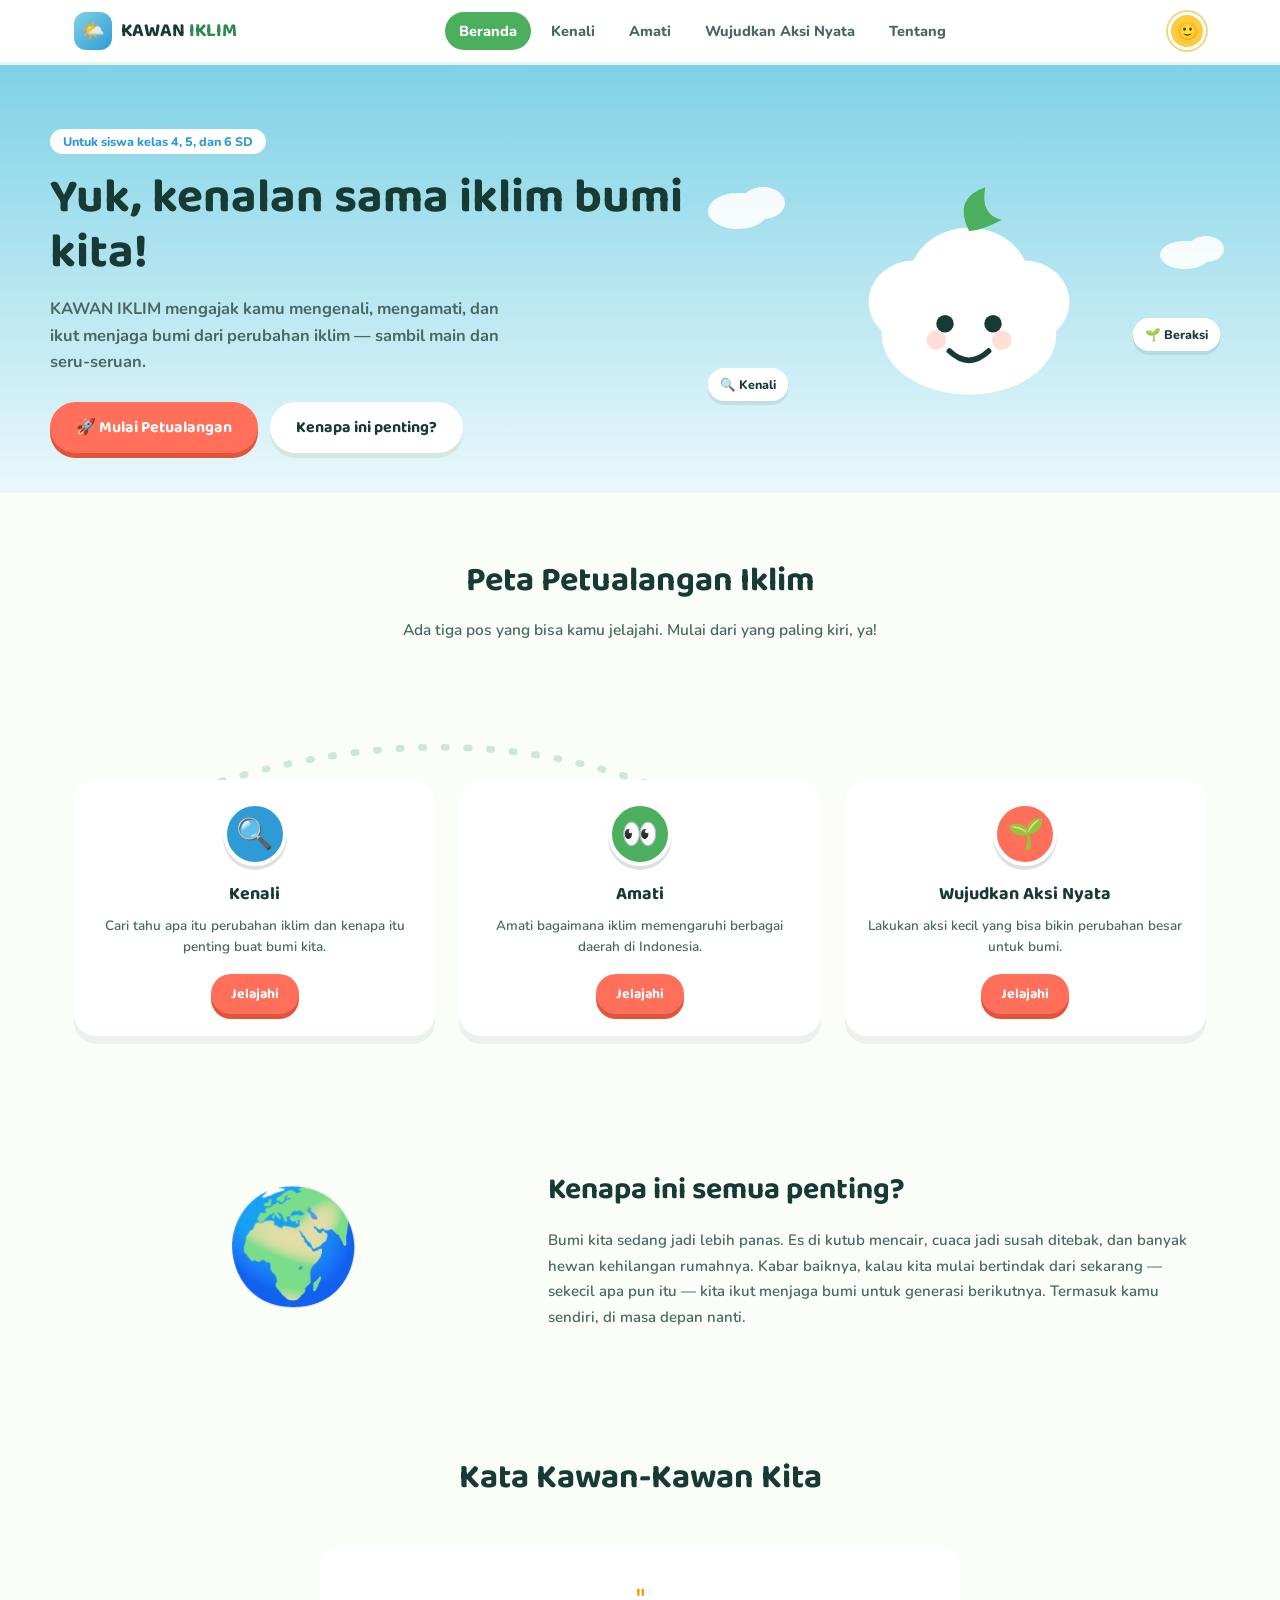
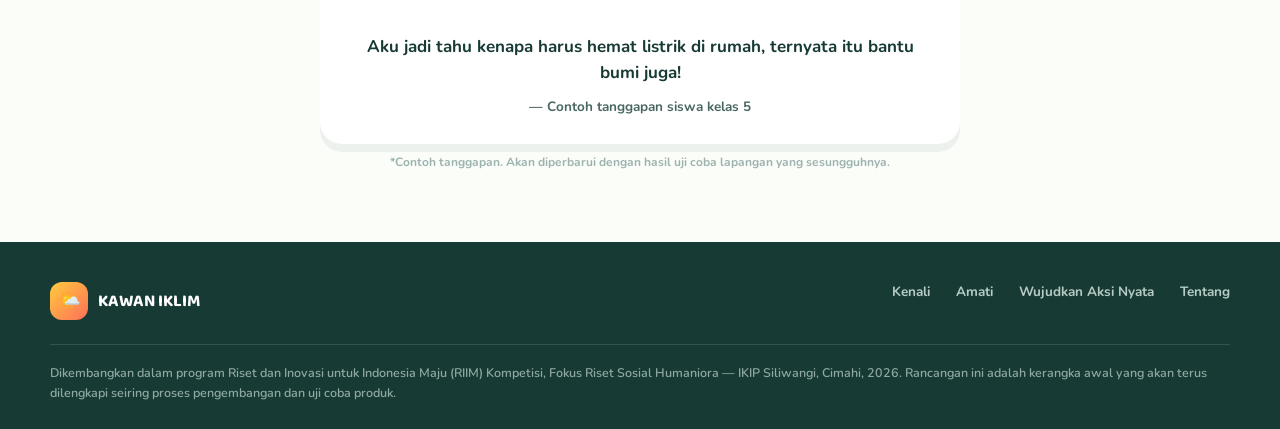
<file: index.html>
<!DOCTYPE html>
<html lang="id">
<head>
<meta charset="UTF-8">
<meta name="viewport" content="width=device-width, initial-scale=1.0">
<title>KAWAN IKLIM — Kenali, Amati, Wujudkan Aksi Nyata untuk Iklim</title>
<link rel="preconnect" href="https://fonts.googleapis.com">
<link href="https://fonts.googleapis.com/css2?family=Baloo+2:wght@500;600;700;800&family=Nunito:wght@400;600;700;800;900&display=swap" rel="stylesheet">
<link rel="stylesheet" href="kawan-style.css">
<style>
  .hero{position:relative;background:linear-gradient(180deg,var(--sky-top) 0%, var(--sky-bottom) 100%);overflow:hidden;padding:64px 24px 40px;}
  .hero-inner{max-width:1180px;margin:0 auto;display:grid;grid-template-columns:1.1fr 0.9fr;align-items:center;gap:20px;position:relative;z-index:2;}
  @media (max-width:860px){.hero-inner{grid-template-columns:1fr;text-align:center;}}
  .hero-text .pill{background:#fff;color:var(--ocean);margin-bottom:16px;}
  .hero-text h1{font-size:clamp(30px,5vw,48px);line-height:1.15;margin:0 0 16px;color:var(--ink);}
  .hero-text p{font-size:16.5px;font-weight:700;color:var(--ink-soft);max-width:460px;line-height:1.6;margin:0 0 26px;}
  @media (max-width:860px){.hero-text p{margin-left:auto;margin-right:auto;}}
  .cta-row{display:flex;gap:12px;flex-wrap:wrap;}
  @media (max-width:860px){.cta-row{justify-content:center;}}
  .hero-art{position:relative;display:flex;justify-content:center;}
  .cloud{position:absolute;opacity:.9;animation:drift linear infinite;}
  @keyframes drift{from{transform:translateX(-20px);}to{transform:translateX(20px);}}
  .mascot{width:240px;animation:bob 3.2s ease-in-out infinite;}
  .bubble-stat{position:absolute;background:#fff;border-radius:16px;padding:8px 12px;font-weight:800;font-size:12.5px;color:var(--ink);box-shadow:0 4px 0 rgba(23,59,52,0.1);}

  .path-wrap{position:relative;padding:20px 0 10px;}
  .path-svg{width:100%;height:auto;display:block;}
  .path-nodes{display:grid;grid-template-columns:repeat(3,1fr);gap:24px;margin-top:-24px;}
  @media (max-width:760px){.path-nodes{grid-template-columns:1fr;}.path-svg{display:none;}}
  .node{background:var(--card);border-radius:22px;padding:22px 20px;text-align:center;box-shadow:0 8px 0 rgba(23,59,52,0.06);transition:transform .15s;}
  .node:hover{transform:translateY(-4px);}
  .node .node-icon{width:64px;height:64px;border-radius:50%;margin:0 auto 14px;display:flex;align-items:center;justify-content:center;font-size:30px;border:4px solid #fff;box-shadow:0 4px 0 rgba(23,59,52,0.15);}
  .node h3{font-size:18px;margin:0 0 8px;}
  .node p{font-size:13.5px;color:var(--ink-soft);font-weight:600;line-height:1.55;margin:0 0 16px;}
  .node a.btn{font-size:14px;padding:9px 20px;}

  .why{display:grid;grid-template-columns:0.8fr 1.2fr;gap:36px;align-items:center;}
  @media (max-width:800px){.why{grid-template-columns:1fr;text-align:center;}}
  .why-globe{font-size:110px;text-align:center;animation:spin-slow 14s linear infinite;}
  @keyframes spin-slow{from{transform:rotate(0deg);}to{transform:rotate(360deg);}}
  .why-text h2{font-size:clamp(22px,3vw,30px);margin:0 0 14px;}
  .why-text p{font-size:15px;font-weight:600;color:var(--ink-soft);line-height:1.7;margin:0;}

  .quote-card{max-width:640px;margin:0 auto;background:#fff;border-radius:22px;padding:28px 30px;text-align:center;box-shadow:0 8px 0 rgba(23,59,52,0.06);}
  .quote-card .quote-mark{font-size:34px;color:var(--sun-dark);font-family:'Baloo 2',sans-serif;}
  .quote-card p.quote-text{font-size:17px;font-weight:700;color:var(--ink);margin:6px 0 12px;line-height:1.5;}
  .quote-card .quote-by{font-size:13.5px;color:var(--ink-soft);font-weight:700;}
  .quote-note{text-align:center;font-size:12px;color:#9db3af;margin-top:10px;font-weight:700;}
</style>
</head>
<body>

<nav>
  <div class="nav-inner">
    <div class="logo"><div class="logo-mark">🌤️</div><div class="logo-text">KAWAN<span> IKLIM</span></div></div>
    <button class="burger" id="burgerBtn">☰</button>
    <div class="nav-links" id="navLinks">
      <a href="index.html" class="active">Beranda</a>
      <a href="kenali.html">Kenali</a>
      <a href="amati.html">Amati</a>
      <a href="aksi.html">Wujudkan Aksi Nyata</a>
      <a href="#tentang">Tentang</a>
    </div>
    <div class="nav-avatar">🙂<span class="tip">Profil & lencana — segera hadir</span></div>
  </div>
</nav>

<section class="hero">
  <div class="hero-inner">
    <div class="hero-text">
      <span class="pill">Untuk siswa kelas 4, 5, dan 6 SD</span>
      <h1>Yuk, kenalan sama iklim bumi kita!</h1>
      <p>KAWAN IKLIM mengajak kamu mengenali, mengamati, dan ikut menjaga bumi dari perubahan iklim — sambil main dan seru-seruan.</p>
      <div class="cta-row">
        <a href="kenali.html" class="btn btn-primary">🚀 Mulai Petualangan</a>
        <a href="#tentang" class="btn btn-ghost">Kenapa ini penting?</a>
      </div>
    </div>
    <div class="hero-art">
      <svg class="cloud" style="left:0;top:10px;animation-duration:9s;" width="90" height="50" viewBox="0 0 90 50"><ellipse cx="30" cy="30" rx="30" ry="18" fill="#fff"/><ellipse cx="55" cy="22" rx="22" ry="16" fill="#fff"/></svg>
      <svg class="cloud" style="right:0;top:60px;animation-duration:7s;animation-direction:alternate-reverse;" width="70" height="40" viewBox="0 0 70 40"><ellipse cx="25" cy="24" rx="25" ry="14" fill="#fff"/><ellipse cx="46" cy="18" rx="18" ry="13" fill="#fff"/></svg>
      <svg class="mascot" viewBox="0 0 220 220" xmlns="http://www.w3.org/2000/svg">
        <ellipse cx="110" cy="150" rx="80" ry="55" fill="#ffffff"/>
        <ellipse cx="60" cy="120" rx="42" ry="38" fill="#ffffff"/>
        <ellipse cx="160" cy="120" rx="42" ry="38" fill="#ffffff"/>
        <ellipse cx="110" cy="100" rx="55" ry="48" fill="#ffffff"/>
        <path d="M110 55 Q95 25 125 15 Q120 40 140 45 Q120 55 110 55 Z" fill="var(--leaf)"/>
        <circle cx="88" cy="140" r="8" fill="var(--ink)"/>
        <circle cx="132" cy="140" r="8" fill="var(--ink)"/>
        <circle cx="80" cy="155" r="9" fill="#ffd7cc" opacity="0.8"/>
        <circle cx="140" cy="155" r="9" fill="#ffd7cc" opacity="0.8"/>
        <path d="M92 165 Q110 182 128 165" stroke="var(--ink)" stroke-width="5" fill="none" stroke-linecap="round"/>
      </svg>
      <div class="bubble-stat" style="left:0;bottom:10px;">🔍 Kenali</div>
      <div class="bubble-stat" style="right:10px;bottom:60px;">🌱 Beraksi</div>
    </div>
  </div>
</section>

<section class="section" id="peta-petualangan">
  <div class="section-head">
    <h2>Peta Petualangan Iklim</h2>
    <p>Ada tiga pos yang bisa kamu jelajahi. Mulai dari yang paling kiri, ya!</p>
  </div>
  <div class="path-wrap">
    <svg class="path-svg" viewBox="0 0 1000 90" preserveAspectRatio="none">
      <path d="M 130 70 Q 330 10 500 70 T 870 70" stroke="#cfe6da" stroke-width="6" fill="none" stroke-dasharray="2 18" stroke-linecap="round"/>
    </svg>
    <div class="path-nodes">
      <div class="node">
        <div class="node-icon" style="background:var(--ocean);">🔍</div>
        <h3>Kenali</h3>
        <p>Cari tahu apa itu perubahan iklim dan kenapa itu penting buat bumi kita.</p>
        <a href="kenali.html" class="btn btn-primary">Jelajahi</a>
      </div>
      <div class="node">
        <div class="node-icon" style="background:var(--leaf);">👀</div>
        <h3>Amati</h3>
        <p>Amati bagaimana iklim memengaruhi berbagai daerah di Indonesia.</p>
        <a href="amati.html" class="btn btn-primary">Jelajahi</a>
      </div>
      <div class="node">
        <div class="node-icon" style="background:var(--coral);">🌱</div>
        <h3>Wujudkan Aksi Nyata</h3>
        <p>Lakukan aksi kecil yang bisa bikin perubahan besar untuk bumi.</p>
        <a href="aksi.html" class="btn btn-primary">Jelajahi</a>
      </div>
    </div>
  </div>
</section>

<section class="section" id="tentang">
  <div class="why">
    <div class="why-globe">🌍</div>
    <div class="why-text">
      <h2>Kenapa ini semua penting?</h2>
      <p>Bumi kita sedang jadi lebih panas. Es di kutub mencair, cuaca jadi susah ditebak, dan banyak hewan kehilangan rumahnya. Kabar baiknya, kalau kita mulai bertindak dari sekarang — sekecil apa pun itu — kita ikut menjaga bumi untuk generasi berikutnya. Termasuk kamu sendiri, di masa depan nanti.</p>
    </div>
  </div>
</section>

<section class="section">
  <div class="section-head"><h2>Kata Kawan-Kawan Kita</h2></div>
  <div class="quote-card">
    <div class="quote-mark">"</div>
    <p class="quote-text">Aku jadi tahu kenapa harus hemat listrik di rumah, ternyata itu bantu bumi juga!</p>
    <div class="quote-by">— Contoh tanggapan siswa kelas 5</div>
  </div>
  <p class="quote-note">*Contoh tanggapan. Akan diperbarui dengan hasil uji coba lapangan yang sesungguhnya.</p>
</section>

<footer>
  <div class="footer-inner">
    <div class="footer-brand"><div class="logo-mark">🌤️</div><span>KAWAN IKLIM</span></div>
    <div class="footer-links">
      <a href="kenali.html">Kenali</a>
      <a href="amati.html">Amati</a>
      <a href="aksi.html">Wujudkan Aksi Nyata</a>
      <a href="#tentang">Tentang</a>
    </div>
  </div>
  <p class="footer-note">Dikembangkan dalam program Riset dan Inovasi untuk Indonesia Maju (RIIM) Kompetisi, Fokus Riset Sosial Humaniora — IKIP Siliwangi, Cimahi, 2026. Rancangan ini adalah kerangka awal yang akan terus dilengkapi seiring proses pengembangan dan uji coba produk.</p>
</footer>

<script>
  const burger = document.getElementById('burgerBtn');
  const navLinks = document.getElementById('navLinks');
  burger.addEventListener('click', () => navLinks.classList.toggle('open'));
</script>
</body>
</html>
</file>
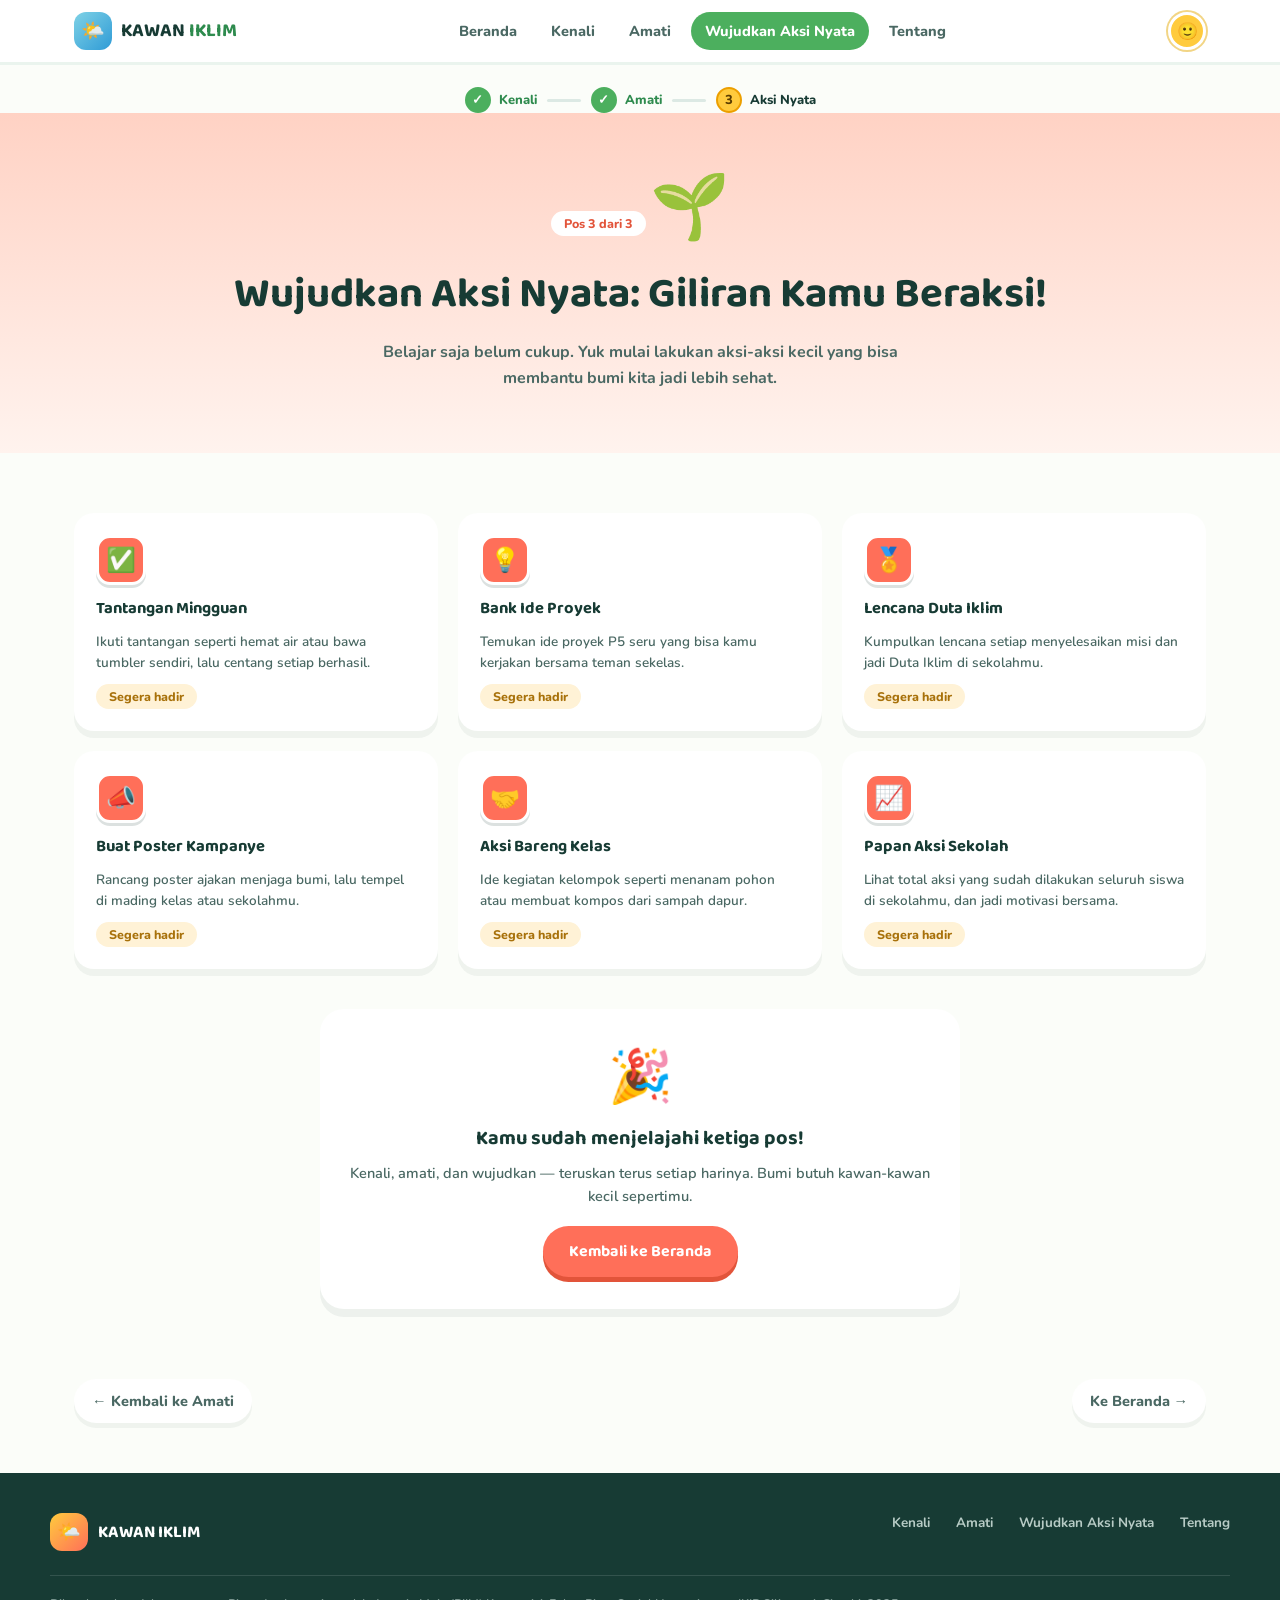
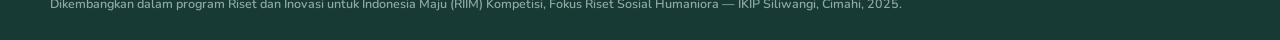
<file: aksi.html>
<!DOCTYPE html>
<html lang="id">
<head>
<meta charset="UTF-8">
<meta name="viewport" content="width=device-width, initial-scale=1.0">
<title>Wujudkan Aksi Nyata — KAWAN IKLIM</title>
<link rel="preconnect" href="https://fonts.googleapis.com">
<link href="https://fonts.googleapis.com/css2?family=Baloo+2:wght@500;600;700;800&family=Nunito:wght@400;600;700;800;900&display=swap" rel="stylesheet">
<link rel="stylesheet" href="kawan-style.css">
<style>
  .finish-card{
    max-width:640px;
    margin:0 auto;
    background:#fff;
    border-radius:24px;
    padding:32px 28px;
    text-align:center;
    box-shadow:0 8px 0 rgba(23,59,52,0.06);
  }
  .finish-card .big-emoji{font-size:52px;display:block;margin-bottom:10px;}
  .finish-card h3{margin:0 0 8px;font-size:20px;}
  .finish-card p{margin:0 0 18px;font-size:14.5px;font-weight:600;color:var(--ink-soft);line-height:1.6;}
</style>
</head>
<body>

<nav>
  <div class="nav-inner">
    <div class="logo"><div class="logo-mark">🌤️</div><div class="logo-text">KAWAN<span> IKLIM</span></div></div>
    <button class="burger" id="burgerBtn">☰</button>
    <div class="nav-links" id="navLinks">
      <a href="index.html">Beranda</a>
      <a href="kenali.html">Kenali</a>
      <a href="amati.html">Amati</a>
      <a href="aksi.html" class="active">Wujudkan Aksi Nyata</a>
      <a href="index.html#tentang">Tentang</a>
    </div>
    <div class="nav-avatar">🙂<span class="tip">Profil & lencana — segera hadir</span></div>
  </div>
</nav>

<div class="steps">
  <div class="step done"><span class="dot">✓</span> Kenali</div>
  <div class="step-line"></div>
  <div class="step done"><span class="dot">✓</span> Amati</div>
  <div class="step-line"></div>
  <div class="step current"><span class="dot">3</span> Aksi Nyata</div>
</div>

<section class="mod-hero hero-aksi">
  <span class="pill" style="color:var(--coral-dark);">Pos 3 dari 3</span>
  <div class="mod-icon-big">🌱</div>
  <h1>Wujudkan Aksi Nyata: Giliran Kamu Beraksi!</h1>
  <p>Belajar saja belum cukup. Yuk mulai lakukan aksi-aksi kecil yang bisa membantu bumi kita jadi lebih sehat.</p>
</section>

<section class="section">
  <div class="card-grid">
    <div class="feature-card">
      <div class="f-icon" style="background:var(--coral);">✅</div>
      <h3>Tantangan Mingguan</h3>
      <p>Ikuti tantangan seperti hemat air atau bawa tumbler sendiri, lalu centang setiap berhasil.</p>
      <div class="status-row"><span class="pill status-soon">Segera hadir</span></div>
    </div>
    <div class="feature-card">
      <div class="f-icon" style="background:var(--coral);">💡</div>
      <h3>Bank Ide Proyek</h3>
      <p>Temukan ide proyek P5 seru yang bisa kamu kerjakan bersama teman sekelas.</p>
      <div class="status-row"><span class="pill status-soon">Segera hadir</span></div>
    </div>
    <div class="feature-card">
      <div class="f-icon" style="background:var(--coral);">🏅</div>
      <h3>Lencana Duta Iklim</h3>
      <p>Kumpulkan lencana setiap menyelesaikan misi dan jadi Duta Iklim di sekolahmu.</p>
      <div class="status-row"><span class="pill status-soon">Segera hadir</span></div>
    </div>
    <div class="feature-card">
      <div class="f-icon" style="background:var(--coral);">📣</div>
      <h3>Buat Poster Kampanye</h3>
      <p>Rancang poster ajakan menjaga bumi, lalu tempel di mading kelas atau sekolahmu.</p>
      <div class="status-row"><span class="pill status-soon">Segera hadir</span></div>
    </div>
    <div class="feature-card">
      <div class="f-icon" style="background:var(--coral);">🤝</div>
      <h3>Aksi Bareng Kelas</h3>
      <p>Ide kegiatan kelompok seperti menanam pohon atau membuat kompos dari sampah dapur.</p>
      <div class="status-row"><span class="pill status-soon">Segera hadir</span></div>
    </div>
    <div class="feature-card">
      <div class="f-icon" style="background:var(--coral);">📈</div>
      <h3>Papan Aksi Sekolah</h3>
      <p>Lihat total aksi yang sudah dilakukan seluruh siswa di sekolahmu, dan jadi motivasi bersama.</p>
      <div class="status-row"><span class="pill status-soon">Segera hadir</span></div>
    </div>
  </div>

  <div class="finish-card" style="margin-top:40px;">
    <span class="big-emoji">🎉</span>
    <h3>Kamu sudah menjelajahi ketiga pos!</h3>
    <p>Kenali, amati, dan wujudkan — teruskan terus setiap harinya. Bumi butuh kawan-kawan kecil sepertimu.</p>
    <a href="index.html" class="btn btn-primary">Kembali ke Beranda</a>
  </div>
</section>

<div class="page-nav">
  <a href="amati.html">← Kembali ke Amati</a>
  <a href="index.html">Ke Beranda →</a>
</div>

<footer>
  <div class="footer-inner">
    <div class="footer-brand"><div class="logo-mark">🌤️</div><span>KAWAN IKLIM</span></div>
    <div class="footer-links">
      <a href="kenali.html">Kenali</a>
      <a href="amati.html">Amati</a>
      <a href="aksi.html">Wujudkan Aksi Nyata</a>
      <a href="index.html#tentang">Tentang</a>
    </div>
  </div>
  <p class="footer-note">Dikembangkan dalam program Riset dan Inovasi untuk Indonesia Maju (RIIM) Kompetisi, Fokus Riset Sosial Humaniora — IKIP Siliwangi, Cimahi, 2025.</p>
</footer>

<script>
  document.getElementById('burgerBtn').addEventListener('click', () => document.getElementById('navLinks').classList.toggle('open'));
</script>
</body>
</html>
</file>
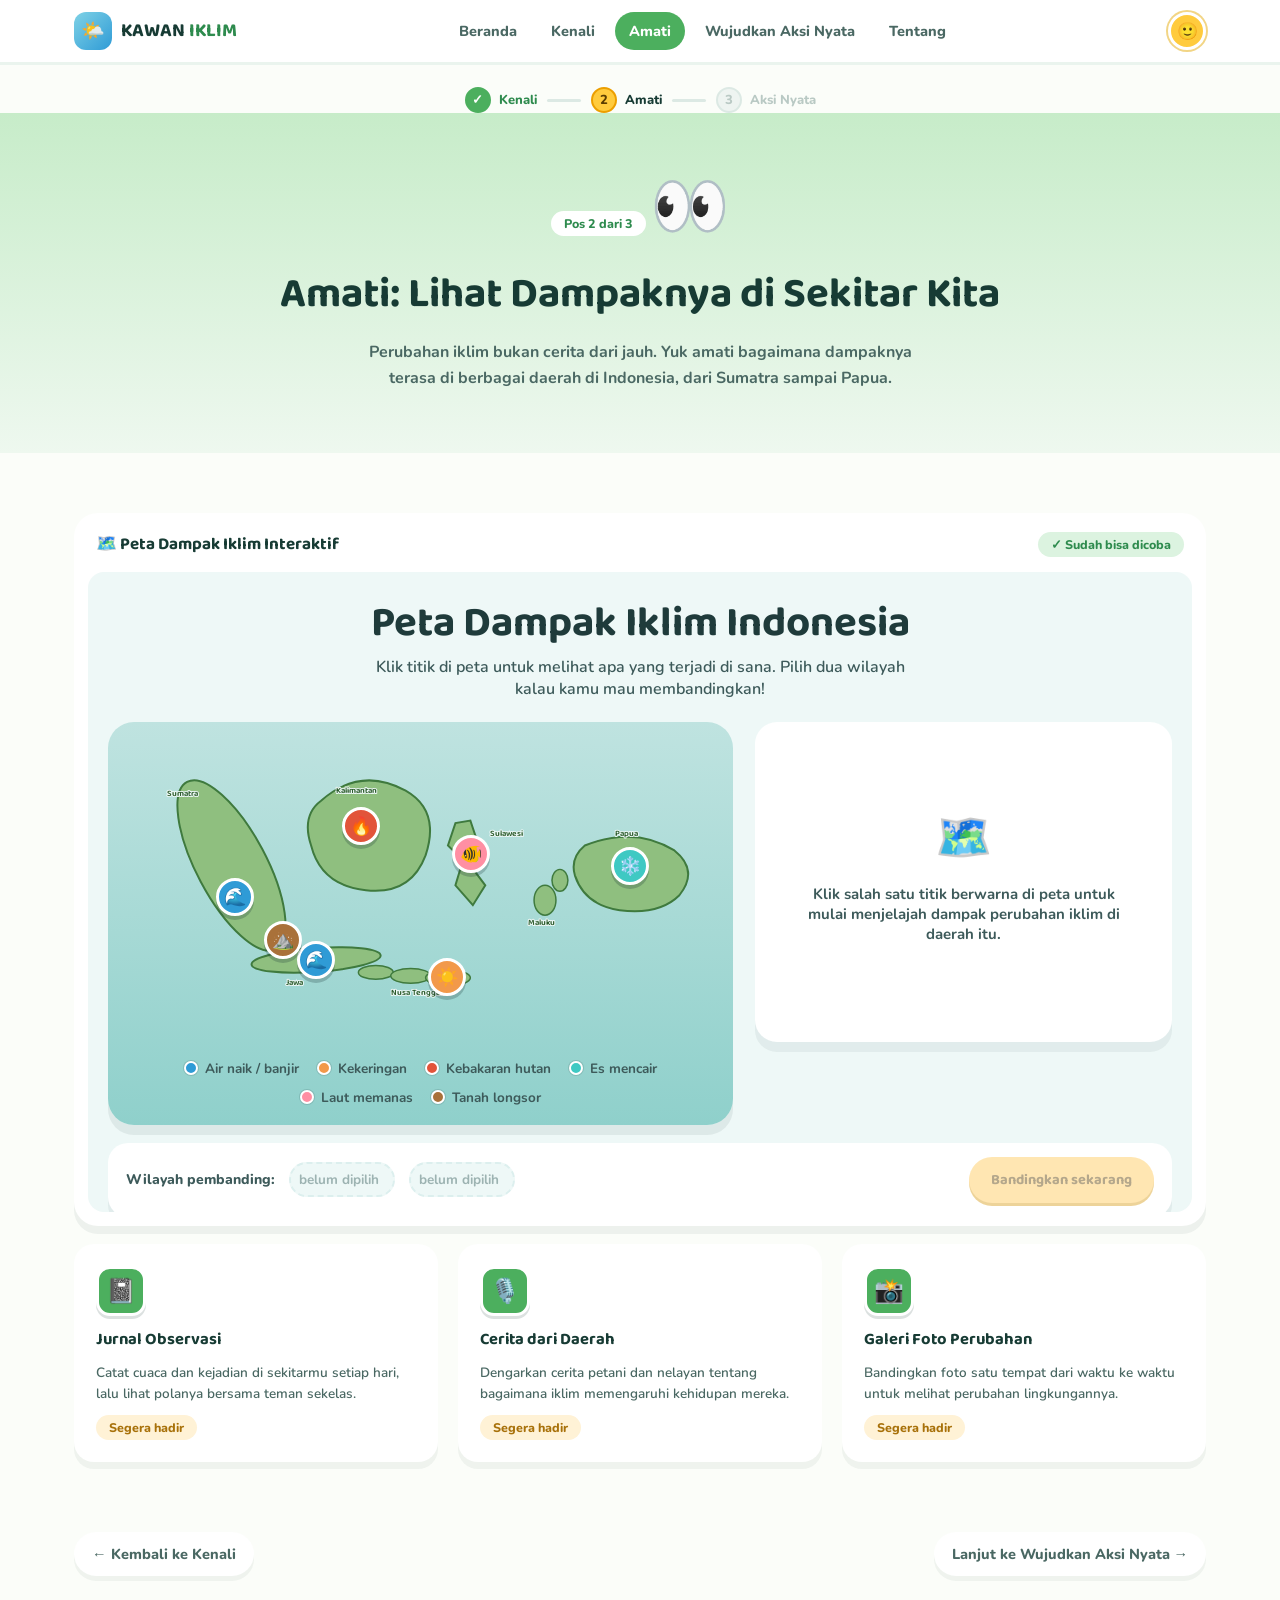
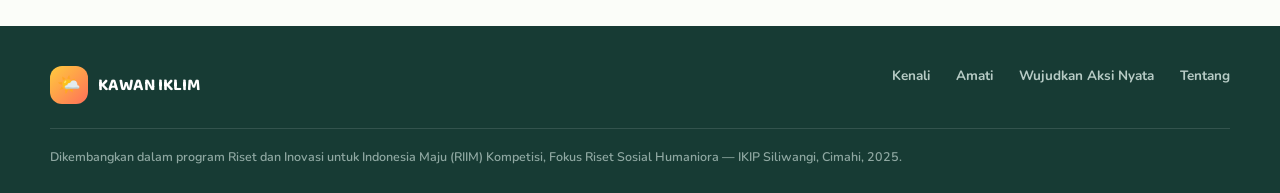
<file: amati.html>
<!DOCTYPE html>
<html lang="id">
<head>
<meta charset="UTF-8">
<meta name="viewport" content="width=device-width, initial-scale=1.0">
<title>Amati — KAWAN IKLIM</title>
<link rel="preconnect" href="https://fonts.googleapis.com">
<link href="https://fonts.googleapis.com/css2?family=Baloo+2:wght@500;600;700;800&family=Nunito:wght@400;600;700;800;900&display=swap" rel="stylesheet">
<link rel="stylesheet" href="kawan-style.css">
<style>
  .map-embed{
    background:#fff;
    border-radius:24px;
    padding:14px;
    box-shadow:0 8px 0 rgba(23,59,52,0.06);
    margin-bottom:18px;
  }
  .map-embed iframe{
    width:100%;
    height:640px;
    border:none;
    border-radius:16px;
    display:block;
  }
  .map-embed-head{
    display:flex;
    align-items:center;
    justify-content:space-between;
    gap:12px;
    flex-wrap:wrap;
    padding:4px 8px 14px;
  }
  .map-embed-head h3{margin:0;font-size:17px;}
  .map-embed-head .pill{background:#dcf3e0;color:var(--leaf-dark);}
</style>
</head>
<body>

<nav>
  <div class="nav-inner">
    <div class="logo"><div class="logo-mark">🌤️</div><div class="logo-text">KAWAN<span> IKLIM</span></div></div>
    <button class="burger" id="burgerBtn">☰</button>
    <div class="nav-links" id="navLinks">
      <a href="index.html">Beranda</a>
      <a href="kenali.html">Kenali</a>
      <a href="amati.html" class="active">Amati</a>
      <a href="aksi.html">Wujudkan Aksi Nyata</a>
      <a href="index.html#tentang">Tentang</a>
    </div>
    <div class="nav-avatar">🙂<span class="tip">Profil & lencana — segera hadir</span></div>
  </div>
</nav>

<div class="steps">
  <div class="step done"><span class="dot">✓</span> Kenali</div>
  <div class="step-line"></div>
  <div class="step current"><span class="dot">2</span> Amati</div>
  <div class="step-line"></div>
  <div class="step"><span class="dot">3</span> Aksi Nyata</div>
</div>

<section class="mod-hero hero-amati">
  <span class="pill" style="color:var(--leaf-dark);">Pos 2 dari 3</span>
  <div class="mod-icon-big">👀</div>
  <h1>Amati: Lihat Dampaknya di Sekitar Kita</h1>
  <p>Perubahan iklim bukan cerita dari jauh. Yuk amati bagaimana dampaknya terasa di berbagai daerah di Indonesia, dari Sumatra sampai Papua.</p>
</section>

<section class="section">
  <div class="map-embed">
    <div class="map-embed-head">
      <h3>🗺️ Peta Dampak Iklim Interaktif</h3>
      <span class="pill">✓ Sudah bisa dicoba</span>
    </div>
    <iframe src="peta_dampak_iklim_indonesia.html" title="Peta Dampak Iklim Indonesia"></iframe>
  </div>

  <div class="card-grid">
    <div class="feature-card">
      <div class="f-icon" style="background:var(--leaf);">📓</div>
      <h3>Jurnal Observasi</h3>
      <p>Catat cuaca dan kejadian di sekitarmu setiap hari, lalu lihat polanya bersama teman sekelas.</p>
      <div class="status-row"><span class="pill status-soon">Segera hadir</span></div>
    </div>
    <div class="feature-card">
      <div class="f-icon" style="background:var(--leaf);">🎙️</div>
      <h3>Cerita dari Daerah</h3>
      <p>Dengarkan cerita petani dan nelayan tentang bagaimana iklim memengaruhi kehidupan mereka.</p>
      <div class="status-row"><span class="pill status-soon">Segera hadir</span></div>
    </div>
    <div class="feature-card">
      <div class="f-icon" style="background:var(--leaf);">📸</div>
      <h3>Galeri Foto Perubahan</h3>
      <p>Bandingkan foto satu tempat dari waktu ke waktu untuk melihat perubahan lingkungannya.</p>
      <div class="status-row"><span class="pill status-soon">Segera hadir</span></div>
    </div>
  </div>
</section>

<div class="page-nav">
  <a href="kenali.html">← Kembali ke Kenali</a>
  <a href="aksi.html">Lanjut ke Wujudkan Aksi Nyata →</a>
</div>

<footer>
  <div class="footer-inner">
    <div class="footer-brand"><div class="logo-mark">🌤️</div><span>KAWAN IKLIM</span></div>
    <div class="footer-links">
      <a href="kenali.html">Kenali</a>
      <a href="amati.html">Amati</a>
      <a href="aksi.html">Wujudkan Aksi Nyata</a>
      <a href="index.html#tentang">Tentang</a>
    </div>
  </div>
  <p class="footer-note">Dikembangkan dalam program Riset dan Inovasi untuk Indonesia Maju (RIIM) Kompetisi, Fokus Riset Sosial Humaniora — IKIP Siliwangi, Cimahi, 2025.</p>
</footer>

<script>
  document.getElementById('burgerBtn').addEventListener('click', () => document.getElementById('navLinks').classList.toggle('open'));
</script>
</body>
</html>
</file>
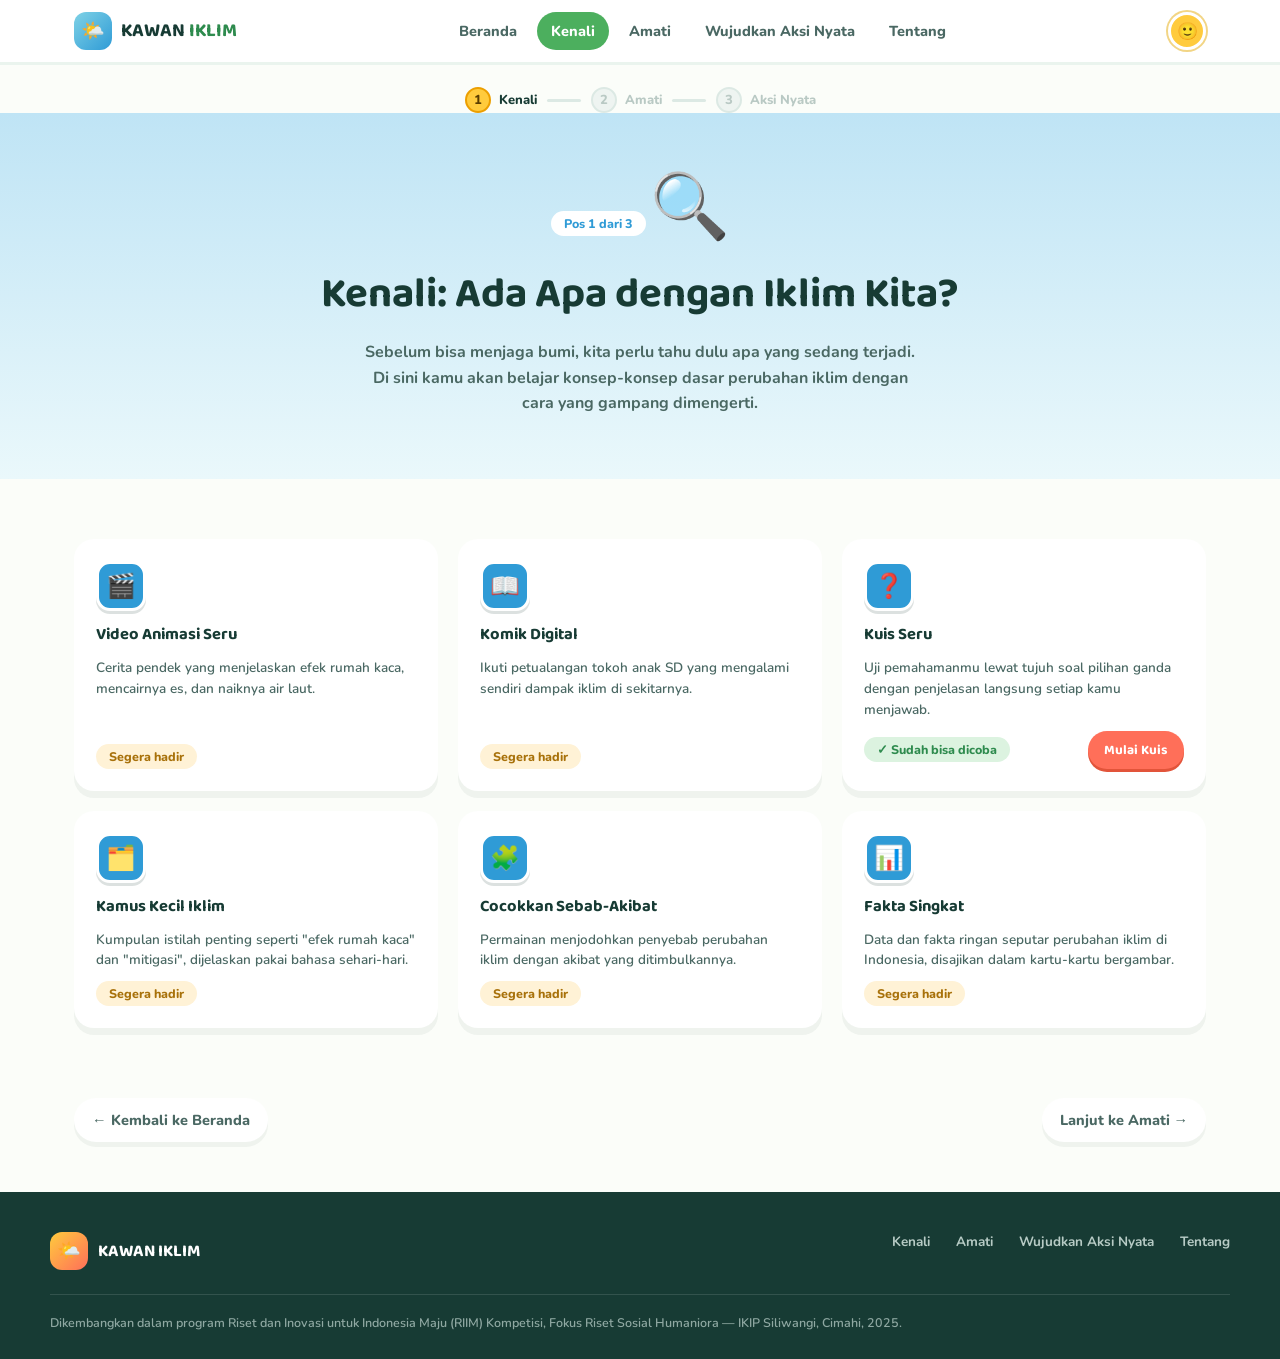
<file: kenali.html>
<!DOCTYPE html>
<html lang="id">
<head>
<meta charset="UTF-8">
<meta name="viewport" content="width=device-width, initial-scale=1.0">
<title>Kenali — KAWAN IKLIM</title>
<link rel="preconnect" href="https://fonts.googleapis.com">
<link href="https://fonts.googleapis.com/css2?family=Baloo+2:wght@500;600;700;800&family=Nunito:wght@400;600;700;800;900&display=swap" rel="stylesheet">
<link rel="stylesheet" href="kawan-style.css">
</head>
<body>

<nav>
  <div class="nav-inner">
    <div class="logo"><div class="logo-mark">🌤️</div><div class="logo-text">KAWAN<span> IKLIM</span></div></div>
    <button class="burger" id="burgerBtn">☰</button>
    <div class="nav-links" id="navLinks">
      <a href="index.html">Beranda</a>
      <a href="kenali.html" class="active">Kenali</a>
      <a href="amati.html">Amati</a>
      <a href="aksi.html">Wujudkan Aksi Nyata</a>
      <a href="index.html#tentang">Tentang</a>
    </div>
    <div class="nav-avatar">🙂<span class="tip">Profil & lencana — segera hadir</span></div>
  </div>
</nav>

<div class="steps">
  <div class="step current"><span class="dot">1</span> Kenali</div>
  <div class="step-line"></div>
  <div class="step"><span class="dot">2</span> Amati</div>
  <div class="step-line"></div>
  <div class="step"><span class="dot">3</span> Aksi Nyata</div>
</div>

<section class="mod-hero hero-kenali">
  <span class="pill" style="color:var(--ocean);">Pos 1 dari 3</span>
  <div class="mod-icon-big">🔍</div>
  <h1>Kenali: Ada Apa dengan Iklim Kita?</h1>
  <p>Sebelum bisa menjaga bumi, kita perlu tahu dulu apa yang sedang terjadi. Di sini kamu akan belajar konsep-konsep dasar perubahan iklim dengan cara yang gampang dimengerti.</p>
</section>

<section class="section">
  <div class="card-grid">
    <div class="feature-card">
      <div class="f-icon" style="background:var(--ocean);">🎬</div>
      <h3>Video Animasi Seru</h3>
      <p>Cerita pendek yang menjelaskan efek rumah kaca, mencairnya es, dan naiknya air laut.</p>
      <div class="status-row"><span class="pill status-soon">Segera hadir</span></div>
    </div>
    <div class="feature-card">
      <div class="f-icon" style="background:var(--ocean);">📖</div>
      <h3>Komik Digital</h3>
      <p>Ikuti petualangan tokoh anak SD yang mengalami sendiri dampak iklim di sekitarnya.</p>
      <div class="status-row"><span class="pill status-soon">Segera hadir</span></div>
    </div>
    <div class="feature-card">
      <div class="f-icon" style="background:var(--ocean);">❓</div>
      <h3>Kuis Seru</h3>
      <p>Uji pemahamanmu lewat tujuh soal pilihan ganda dengan penjelasan langsung setiap kamu menjawab.</p>
      <div class="status-row">
        <span class="pill status-ready">✓ Sudah bisa dicoba</span>
        <a href="kuis.html" class="btn btn-primary">Mulai Kuis</a>
      </div>
    </div>
    <div class="feature-card">
      <div class="f-icon" style="background:var(--ocean);">🗂️</div>
      <h3>Kamus Kecil Iklim</h3>
      <p>Kumpulan istilah penting seperti "efek rumah kaca" dan "mitigasi", dijelaskan pakai bahasa sehari-hari.</p>
      <div class="status-row"><span class="pill status-soon">Segera hadir</span></div>
    </div>
    <div class="feature-card">
      <div class="f-icon" style="background:var(--ocean);">🧩</div>
      <h3>Cocokkan Sebab-Akibat</h3>
      <p>Permainan menjodohkan penyebab perubahan iklim dengan akibat yang ditimbulkannya.</p>
      <div class="status-row"><span class="pill status-soon">Segera hadir</span></div>
    </div>
    <div class="feature-card">
      <div class="f-icon" style="background:var(--ocean);">📊</div>
      <h3>Fakta Singkat</h3>
      <p>Data dan fakta ringan seputar perubahan iklim di Indonesia, disajikan dalam kartu-kartu bergambar.</p>
      <div class="status-row"><span class="pill status-soon">Segera hadir</span></div>
    </div>
  </div>
</section>

<div class="page-nav">
  <a href="index.html">← Kembali ke Beranda</a>
  <a href="amati.html">Lanjut ke Amati →</a>
</div>

<footer>
  <div class="footer-inner">
    <div class="footer-brand"><div class="logo-mark">🌤️</div><span>KAWAN IKLIM</span></div>
    <div class="footer-links">
      <a href="kenali.html">Kenali</a>
      <a href="amati.html">Amati</a>
      <a href="aksi.html">Wujudkan Aksi Nyata</a>
      <a href="index.html#tentang">Tentang</a>
    </div>
  </div>
  <p class="footer-note">Dikembangkan dalam program Riset dan Inovasi untuk Indonesia Maju (RIIM) Kompetisi, Fokus Riset Sosial Humaniora — IKIP Siliwangi, Cimahi, 2025.</p>
</footer>

<script>
  document.getElementById('burgerBtn').addEventListener('click', () => document.getElementById('navLinks').classList.toggle('open'));
</script>
</body>
</html>
</file>
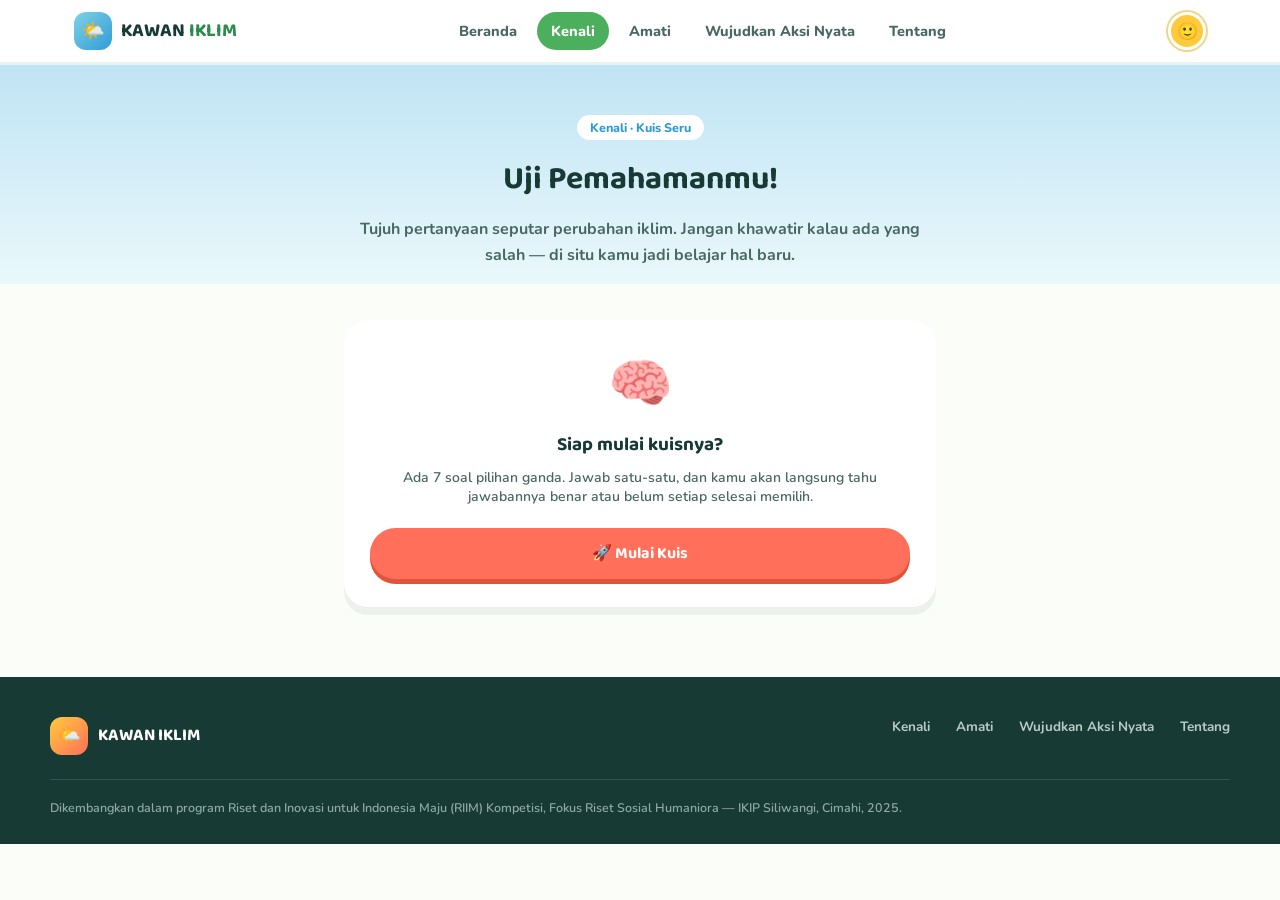
<file: kuis.html>
<!DOCTYPE html>
<html lang="id">
<head>
<meta charset="UTF-8">
<meta name="viewport" content="width=device-width, initial-scale=1.0">
<title>Kuis Seru — KAWAN IKLIM</title>
<link rel="preconnect" href="https://fonts.googleapis.com">
<link href="https://fonts.googleapis.com/css2?family=Baloo+2:wght@500;600;700;800&family=Nunito:wght@400;600;700;800;900&display=swap" rel="stylesheet">
<link rel="stylesheet" href="kawan-style.css">
<style>
  .quiz-wrap{max-width:640px;margin:0 auto;padding:36px 24px 70px;}
  .progress-track{
    height:12px;background:#e6efe9;border-radius:999px;overflow:hidden;margin-bottom:10px;
  }
  .progress-fill{
    height:100%;background:linear-gradient(90deg,var(--ocean),var(--leaf));
    border-radius:999px;
    width:0%;
    transition:width .35s ease;
  }
  .progress-label{
    display:flex;justify-content:space-between;
    font-size:13px;font-weight:800;color:var(--ink-soft);
    margin-bottom:22px;
  }
  .quiz-card{
    background:#fff;
    border-radius:24px;
    padding:28px 26px;
    box-shadow:0 8px 0 rgba(23,59,52,0.06);
  }
  .quiz-card .q-icon{
    width:52px;height:52px;border-radius:16px;
    background:var(--ocean);
    display:flex;align-items:center;justify-content:center;
    font-size:24px;color:#fff;
    border:3px solid #fff;
    box-shadow:0 3px 0 rgba(23,59,52,0.15);
    margin-bottom:14px;
  }
  .quiz-card h2{font-size:19px;margin:0 0 20px;line-height:1.5;}
  .option{
    display:flex;
    align-items:center;
    gap:12px;
    width:100%;
    text-align:left;
    background:var(--bg);
    border:2px solid #e6efe9;
    border-radius:16px;
    padding:14px 16px;
    font-family:'Nunito',sans-serif;
    font-size:14.5px;
    font-weight:700;
    color:var(--ink);
    cursor:pointer;
    margin-bottom:12px;
    transition:border-color .15s, background .15s, transform .1s;
  }
  .option:hover{border-color:var(--ocean);}
  .option:active{transform:scale(0.99);}
  .option.correct{background:#dcf3e0;border-color:var(--leaf);}
  .option.incorrect{background:#ffe4de;border-color:var(--coral);}
  .option:disabled{cursor:default;}
  .option .opt-letter{
    width:26px;height:26px;border-radius:50%;
    background:#fff;
    display:flex;align-items:center;justify-content:center;
    font-size:12.5px;font-weight:800;flex-shrink:0;
    border:2px solid #dce9e4;
  }

  .feedback{
    margin-top:6px;
    padding:14px 16px;
    border-radius:14px;
    font-size:13.5px;
    font-weight:600;
    line-height:1.55;
    display:none;
  }
  .feedback.show{display:block;}
  .feedback.correct-fb{background:#dcf3e0;color:#1c5c34;}
  .feedback.incorrect-fb{background:#fff2d6;color:#7a5300;}
  .feedback b{display:block;font-size:14.5px;margin-bottom:3px;font-family:'Baloo 2',sans-serif;}

  .next-btn{
    margin-top:18px;
    width:100%;
    display:none;
  }
  .next-btn.show{display:inline-flex;justify-content:center;}

  .hint-row{
    display:flex;justify-content:flex-end;margin-bottom:14px;
  }
  .hint-btn{
    background:none;border:none;color:var(--ink-soft);font-weight:800;font-size:12.5px;cursor:pointer;
    display:flex;align-items:center;gap:5px;
  }
  .hint-box{
    background:#fff7e6;border:2px dashed var(--sun);border-radius:12px;
    padding:10px 14px;font-size:13px;font-weight:600;margin-bottom:16px;display:none;
  }
  .hint-box.show{display:block;}

  /* result screen */
  .result-card{
    background:#fff;border-radius:24px;padding:34px 28px;text-align:center;
    box-shadow:0 8px 0 rgba(23,59,52,0.06);
  }
  .result-badge{font-size:62px;margin-bottom:6px;}
  .result-card h2{font-size:21px;margin:0 0 6px;}
  .result-score{font-size:15px;font-weight:800;color:var(--ink-soft);margin-bottom:14px;}
  .result-card p.result-msg{font-size:14.5px;font-weight:600;color:var(--ink-soft);line-height:1.6;margin:0 0 22px;}
  .result-actions{display:flex;gap:10px;justify-content:center;flex-wrap:wrap;}

  #intro-card{text-align:center;}
  #intro-card .mod-icon-big{font-size:52px;}
</style>
</head>
<body>

<nav>
  <div class="nav-inner">
    <div class="logo"><div class="logo-mark">🌤️</div><div class="logo-text">KAWAN<span> IKLIM</span></div></div>
    <button class="burger" id="burgerBtn">☰</button>
    <div class="nav-links" id="navLinks">
      <a href="index.html">Beranda</a>
      <a href="kenali.html" class="active">Kenali</a>
      <a href="amati.html">Amati</a>
      <a href="aksi.html">Wujudkan Aksi Nyata</a>
      <a href="index.html#tentang">Tentang</a>
    </div>
    <div class="nav-avatar">🙂<span class="tip">Profil & lencana — segera hadir</span></div>
  </div>
</nav>

<section class="mod-hero hero-kenali" style="padding-bottom:10px;">
  <span class="pill" style="color:var(--ocean);">Kenali · Kuis Seru</span>
  <h1 style="font-size:clamp(24px,3.6vw,32px);">Uji Pemahamanmu!</h1>
  <p style="margin-bottom:6px;">Tujuh pertanyaan seputar perubahan iklim. Jangan khawatir kalau ada yang salah — di situ kamu jadi belajar hal baru.</p>
</section>

<div class="quiz-wrap">

  <div id="intro-card" class="quiz-card">
    <div class="mod-icon-big" style="margin:0 auto 12px;">🧠</div>
    <h2 style="margin-bottom:8px;">Siap mulai kuisnya?</h2>
    <p style="font-size:14px;font-weight:600;color:var(--ink-soft);margin:0 0 22px;">Ada 7 soal pilihan ganda. Jawab satu-satu, dan kamu akan langsung tahu jawabannya benar atau belum setiap selesai memilih.</p>
    <button class="btn btn-primary" id="startBtn" style="width:100%;justify-content:center;">🚀 Mulai Kuis</button>
  </div>

  <div id="quiz-area" style="display:none;">
    <div class="progress-label"><span id="progressText">Soal 1 dari 7</span><span id="scoreText">Skor: 0</span></div>
    <div class="progress-track"><div class="progress-fill" id="progressFill"></div></div>

    <div class="quiz-card">
      <div class="q-icon" id="qIcon">🌍</div>
      <div class="hint-row"><button class="hint-btn" id="hintBtn">💡 Lihat petunjuk</button></div>
      <div class="hint-box" id="hintBox"></div>
      <h2 id="qText"></h2>
      <div id="optionsWrap"></div>
      <div class="feedback" id="feedbackBox"></div>
      <button class="btn btn-primary next-btn" id="nextBtn">Lanjut →</button>
    </div>
  </div>

  <div id="result-area" style="display:none;">
    <div class="result-card">
      <div class="result-badge" id="resultBadge">🏅</div>
      <h2 id="resultTitle">Kamu Hebat!</h2>
      <div class="result-score" id="resultScore">Skor: 0 dari 7</div>
      <p class="result-msg" id="resultMsg"></p>
      <div class="result-actions">
        <button class="btn btn-ghost" id="retryBtn">🔁 Coba Lagi</button>
        <a href="kenali.html" class="btn btn-primary">Kembali ke Kenali</a>
      </div>
    </div>
  </div>

</div>

<footer>
  <div class="footer-inner">
    <div class="footer-brand"><div class="logo-mark">🌤️</div><span>KAWAN IKLIM</span></div>
    <div class="footer-links">
      <a href="kenali.html">Kenali</a>
      <a href="amati.html">Amati</a>
      <a href="aksi.html">Wujudkan Aksi Nyata</a>
      <a href="index.html#tentang">Tentang</a>
    </div>
  </div>
  <p class="footer-note">Dikembangkan dalam program Riset dan Inovasi untuk Indonesia Maju (RIIM) Kompetisi, Fokus Riset Sosial Humaniora — IKIP Siliwangi, Cimahi, 2025.</p>
</footer>

<script>
document.getElementById('burgerBtn').addEventListener('click', () => document.getElementById('navLinks').classList.toggle('open'));

const QUESTIONS = [
  {
    icon:"🌡️",
    q:"Apa itu \"efek rumah kaca\" yang sering disebut saat membahas perubahan iklim?",
    options:[
      "Gas-gas di udara yang menjebak panas matahari sehingga bumi jadi lebih hangat",
      "Rumah kaca yang dipakai untuk menanam bunga di taman",
      "Sinar matahari yang dipantulkan oleh cermin",
      "Awan yang menutupi seluruh langit"
    ],
    correct:0,
    hint:"Namanya memang \"rumah kaca\", tapi ini bukan tentang bangunan kaca sungguhan.",
    explain:"Efek rumah kaca terjadi karena gas-gas seperti karbon dioksida menjebak panas matahari di atmosfer bumi, seperti selimut yang membuat bumi jadi hangat."
  },
  {
    icon:"🚗",
    q:"Manakah yang merupakan CONTOH sumber gas rumah kaca dari kegiatan manusia?",
    options:[
      "Embun di pagi hari",
      "Asap dari kendaraan bermotor",
      "Air hujan yang jatuh",
      "Daun kering yang gugur"
    ],
    correct:1,
    hint:"Pikirkan sesuatu yang keluar dari knalpot mobil atau motor.",
    explain:"Asap kendaraan bermotor mengandung karbon dioksida, salah satu gas rumah kaca utama yang dihasilkan dari membakar bahan bakar."
  },
  {
    icon:"❄️",
    q:"Apa yang terjadi pada permukaan air laut kalau es di kutub banyak yang mencair?",
    options:[
      "Air laut menjadi lebih asin",
      "Permukaan air laut naik",
      "Air laut berubah warna",
      "Tidak terjadi apa-apa"
    ],
    correct:1,
    hint:"Bayangkan es batu yang mencair di gelas — apa yang terjadi pada ketinggian air di gelas itu?",
    explain:"Sama seperti es batu yang mencair menambah air di gelas, es yang mencair dari kutub menambah jumlah air di lautan sehingga permukaannya naik."
  },
  {
    icon:"🌳",
    q:"Manakah tindakan berikut yang termasuk MITIGASI atau upaya mengurangi penyebab perubahan iklim?",
    options:[
      "Menanam lebih banyak pohon",
      "Membakar sampah di halaman",
      "Menyalakan AC terus-menerus",
      "Membuang sampah ke sungai"
    ],
    correct:0,
    hint:"Pohon punya kemampuan istimewa untuk menyerap gas tertentu dari udara.",
    explain:"Pohon menyerap karbon dioksida dari udara lewat fotosintesis, sehingga menanam pohon membantu mengurangi salah satu penyebab pemanasan bumi."
  },
  {
    icon:"🌊",
    q:"Fenomena \"banjir rob\" — air laut yang naik ke daratan saat pasang — paling sering terjadi di wilayah apa?",
    options:[
      "Puncak gunung",
      "Tengah hutan",
      "Pesisir pantai",
      "Dataran tinggi"
    ],
    correct:2,
    hint:"Cari kata yang berhubungan dengan \"laut\" pada pertanyaannya.",
    explain:"Banjir rob terjadi di daerah pesisir karena di sanalah daratan bertemu langsung dengan laut, sehingga air pasang bisa naik ke jalan dan rumah warga."
  },
  {
    icon:"☀️",
    q:"Kenapa sebagian wilayah Indonesia mengalami kekeringan yang lebih panjang akibat perubahan iklim?",
    options:[
      "Karena penduduknya semakin banyak",
      "Karena musim kemarau menjadi lebih panjang dan hujan berkurang",
      "Karena sungai-sungai dipindahkan",
      "Karena matahari semakin dekat dengan bumi"
    ],
    correct:1,
    hint:"Perubahan iklim mengubah pola musim, termasuk berapa lama musim kemarau berlangsung.",
    explain:"Perubahan iklim bisa membuat pola cuaca berubah, salah satunya musim kemarau yang berlangsung lebih lama dari biasanya dengan curah hujan yang lebih sedikit."
  },
  {
    icon:"💡",
    q:"Manakah kebiasaan sehari-hari yang membantu mengurangi pemanasan global?",
    options:[
      "Membiarkan lampu menyala sepanjang hari",
      "Menggunakan kendaraan pribadi untuk jarak sangat dekat",
      "Mematikan lampu dan alat elektronik saat tidak digunakan",
      "Membiarkan keran air terus mengalir"
    ],
    correct:2,
    hint:"Coba ingat, kebiasaan mana yang justru menghemat energi listrik di rumah?",
    explain:"Menghemat listrik berarti mengurangi kebutuhan energi dari pembangkit listrik, yang sebagian besar masih menghasilkan gas rumah kaca saat beroperasi."
  }
];

let current = 0;
let score = 0;
let answered = false;

const introCard = document.getElementById('intro-card');
const quizArea = document.getElementById('quiz-area');
const resultArea = document.getElementById('result-area');
const optionsWrap = document.getElementById('optionsWrap');
const qText = document.getElementById('qText');
const qIcon = document.getElementById('qIcon');
const progressFill = document.getElementById('progressFill');
const progressText = document.getElementById('progressText');
const scoreText = document.getElementById('scoreText');
const feedbackBox = document.getElementById('feedbackBox');
const nextBtn = document.getElementById('nextBtn');
const hintBtn = document.getElementById('hintBtn');
const hintBox = document.getElementById('hintBox');

document.getElementById('startBtn').addEventListener('click', () => {
  introCard.style.display = 'none';
  quizArea.style.display = 'block';
  renderQuestion();
});

document.getElementById('retryBtn').addEventListener('click', () => {
  current = 0; score = 0; answered = false;
  resultArea.style.display = 'none';
  quizArea.style.display = 'block';
  renderQuestion();
});

function renderQuestion(){
  answered = false;
  const item = QUESTIONS[current];
  qIcon.textContent = item.icon;
  qText.textContent = item.q;
  progressText.textContent = `Soal ${current+1} dari ${QUESTIONS.length}`;
  scoreText.textContent = `Skor: ${score}`;
  progressFill.style.width = `${(current/QUESTIONS.length)*100}%`;
  feedbackBox.className = 'feedback';
  feedbackBox.innerHTML = '';
  nextBtn.className = 'btn btn-primary next-btn';
  hintBox.className = 'hint-box';
  hintBox.textContent = item.hint;

  const letters = ['A','B','C','D'];
  optionsWrap.innerHTML = '';
  item.options.forEach((opt, i) => {
    const btn = document.createElement('button');
    btn.className = 'option';
    btn.innerHTML = `<span class="opt-letter">${letters[i]}</span>${opt}`;
    btn.addEventListener('click', () => selectAnswer(i));
    optionsWrap.appendChild(btn);
  });
}

hintBtn.addEventListener('click', () => hintBox.classList.toggle('show'));

function selectAnswer(i){
  if(answered) return;
  answered = true;
  const item = QUESTIONS[current];
  const buttons = optionsWrap.querySelectorAll('.option');
  buttons.forEach(b => b.disabled = true);

  if(i === item.correct){
    score++;
    buttons[i].classList.add('correct');
    feedbackBox.className = 'feedback show correct-fb';
    feedbackBox.innerHTML = `<b>Benar!</b>${item.explain}`;
  } else {
    buttons[i].classList.add('incorrect');
    buttons[item.correct].classList.add('correct');
    feedbackBox.className = 'feedback show incorrect-fb';
    feedbackBox.innerHTML = `<b>Belum tepat, tapi tidak apa-apa.</b>${item.explain}`;
  }
  scoreText.textContent = `Skor: ${score}`;
  nextBtn.classList.add('show');
}

nextBtn.addEventListener('click', () => {
  current++;
  if(current >= QUESTIONS.length){
    showResult();
  } else {
    renderQuestion();
  }
});

function showResult(){
  quizArea.style.display = 'none';
  resultArea.style.display = 'block';
  progressFill.style.width = '100%';

  document.getElementById('resultScore').textContent = `Skor: ${score} dari ${QUESTIONS.length}`;

  const badgeEl = document.getElementById('resultBadge');
  const titleEl = document.getElementById('resultTitle');
  const msgEl = document.getElementById('resultMsg');

  if(score >= 6){
    badgeEl.textContent = '🥇';
    titleEl.textContent = 'Keren, Kamu Kawan Peduli Iklim!';
    msgEl.textContent = 'Pemahamanmu tentang perubahan iklim sudah sangat baik. Yuk lanjut ke pos Amati untuk lihat dampaknya di berbagai daerah Indonesia.';
  } else if(score >= 4){
    badgeEl.textContent = '🥈';
    titleEl.textContent = 'Bagus, Kamu Kawan Belajar Iklim!';
    msgEl.textContent = 'Kamu sudah paham banyak hal penting. Coba baca lagi materi di pos Kenali, lalu ulangi kuis ini kalau mau, untuk mengejar lencana emas.';
  } else {
    badgeEl.textContent = '🌱';
    titleEl.textContent = 'Awal yang Bagus, Kawan Pemula!';
    msgEl.textContent = 'Setiap ahli iklim juga mulai dari sini. Coba pelajari lagi materi di pos Kenali, lalu semangat coba kuisnya sekali lagi, ya!';
  }
}
</script>
</body>
</html>
</file>
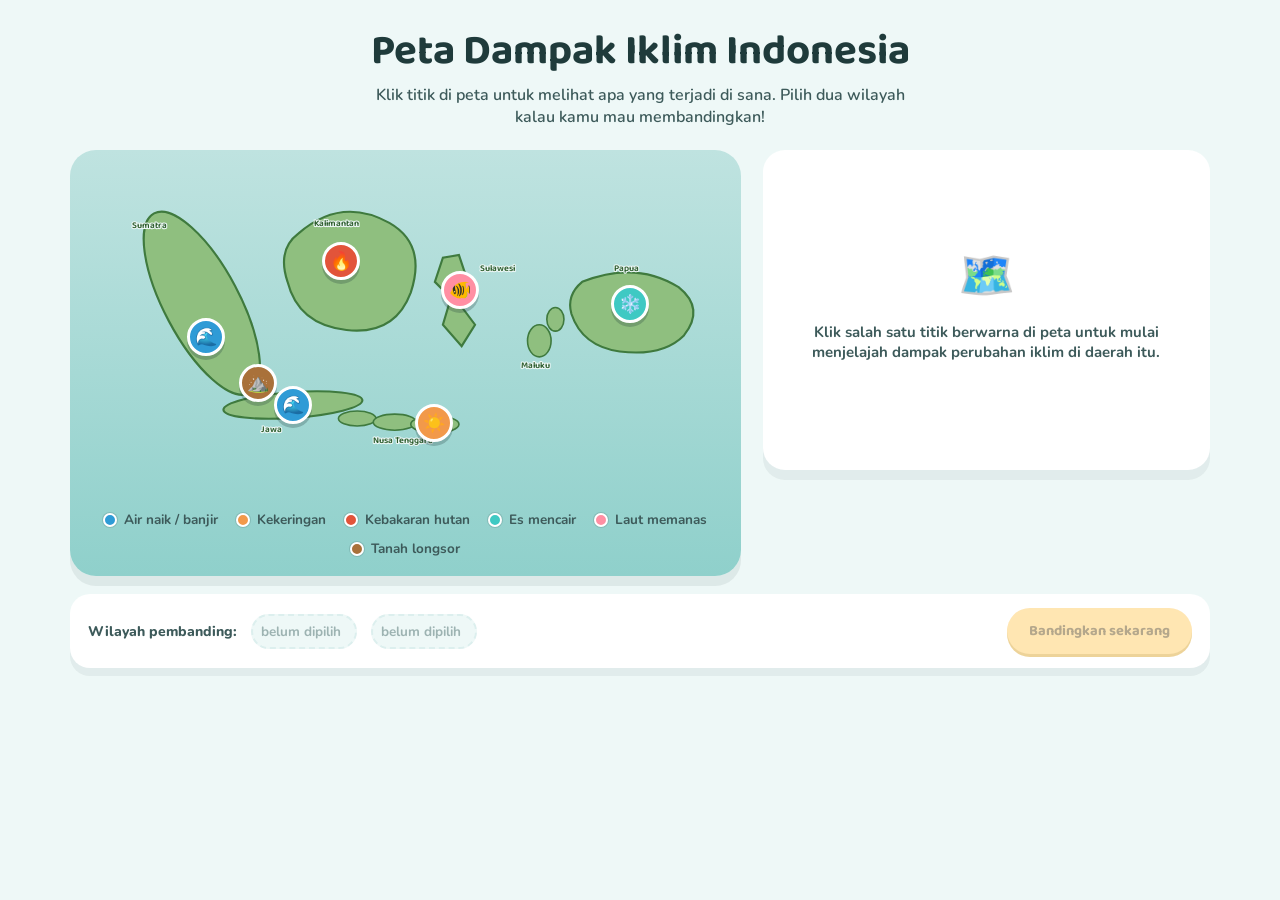
<file: peta_dampak_iklim_indonesia.html>
<!DOCTYPE html>
<html lang="id">
<head>
<meta charset="UTF-8">
<meta name="viewport" content="width=device-width, initial-scale=1.0">
<title>Peta Dampak Iklim Indonesia — KAWAN IKLIM</title>
<link rel="preconnect" href="https://fonts.googleapis.com">
<link href="https://fonts.googleapis.com/css2?family=Baloo+2:wght@500;600;700;800&family=Nunito:wght@400;600;700;800&display=swap" rel="stylesheet">
<style>
  :root{
    --ocean:#bfe3e0;
    --ocean-deep:#8fd0cb;
    --land:#8fbf7f;
    --land-dark:#5f9a5a;
    --land-line:#3f7a3e;
    --ink:#1f3b3b;
    --ink-soft:#3d5a5a;
    --sky:#eef8f7;
    --card:#ffffff;
    --air:#2f9bd6;
    --panas:#f2994a;
    --api:#e2543a;
    --es:#3fc9c3;
    --karang:#ff8fa3;
    --tanah:#a9713a;
    --sun:#ffc857;
  }
  *{box-sizing:border-box;}
  body{
    margin:0;
    background:var(--sky);
    font-family:'Nunito',sans-serif;
    color:var(--ink);
  }
  h1,h2,h3,.headline{
    font-family:'Baloo 2', sans-serif;
  }
  .wrap{
    max-width:1180px;
    margin:0 auto;
    padding:28px 20px 60px;
  }
  header{
    text-align:center;
    margin-bottom:22px;
  }
  header h1{
    font-size:clamp(28px,4vw,42px);
    color:var(--ink);
    margin:0 0 8px;
    line-height:1.15;
  }
  header p{
    font-size:16px;
    color:var(--ink-soft);
    max-width:560px;
    margin:0 auto;
    font-weight:600;
  }
  .layout{
    display:grid;
    grid-template-columns:1.5fr 1fr;
    gap:22px;
    align-items:start;
  }
  @media (max-width:860px){
    .layout{grid-template-columns:1fr;}
  }

  /* ---- Map panel ---- */
  .map-panel{
    background:linear-gradient(180deg,var(--ocean) 0%,var(--ocean-deep) 100%);
    border-radius:26px;
    padding:14px;
    position:relative;
    box-shadow:0 10px 0 rgba(31,59,59,0.08);
  }
  .map-stage{
    position:relative;
    width:100%;
    aspect-ratio:1200/620;
    border-radius:18px;
    overflow:hidden;
  }
  .map-stage svg{
    position:absolute;
    inset:0;
    width:100%;
    height:100%;
    display:block;
  }
  .island-label{
    font-family:'Baloo 2',sans-serif;
    font-size:17px;
    fill:#2c5c2c;
    font-weight:600;
    paint-order:stroke;
    stroke:#eef8f7;
    stroke-width:4px;
  }

  .marker{
    position:absolute;
    transform:translate(-50%,-50%);
    width:38px;
    height:38px;
    border-radius:50%;
    border:3px solid #fff;
    display:flex;
    align-items:center;
    justify-content:center;
    font-size:18px;
    cursor:pointer;
    box-shadow:0 4px 0 rgba(31,59,59,0.25);
    transition:transform .15s ease;
    animation:pulse 2.6s ease-in-out infinite;
  }
  .marker:hover{transform:translate(-50%,-50%) scale(1.12);}
  .marker.active{
    transform:translate(-50%,-50%) scale(1.18);
    box-shadow:0 0 0 4px var(--sun), 0 4px 0 rgba(31,59,59,0.25);
    animation:none;
  }
  @keyframes pulse{
    0%,100%{box-shadow:0 4px 0 rgba(31,59,59,0.25),0 0 0 0 rgba(255,255,255,0.5);}
    50%{box-shadow:0 4px 0 rgba(31,59,59,0.25),0 0 0 8px rgba(255,255,255,0);}
  }

  .legend{
    display:flex;
    flex-wrap:wrap;
    gap:10px 18px;
    justify-content:center;
    padding:14px 6px 4px;
  }
  .legend-item{
    display:flex;
    align-items:center;
    gap:7px;
    font-size:13.5px;
    font-weight:700;
    color:var(--ink-soft);
  }
  .legend-dot{
    width:14px;height:14px;border-radius:50%;
    display:inline-block;
    border:2px solid #fff;
    box-shadow:0 0 0 1px rgba(31,59,59,0.15);
  }

  /* ---- Detail panel ---- */
  .detail-panel{
    background:var(--card);
    border-radius:22px;
    padding:22px;
    min-height:320px;
    box-shadow:0 10px 0 rgba(31,59,59,0.06);
    display:flex;
    flex-direction:column;
    gap:14px;
  }
  .placeholder{
    margin:auto;
    text-align:center;
    color:var(--ink-soft);
    padding:20px;
  }
  .placeholder .big-emoji{
    font-size:46px;
    display:block;
    margin-bottom:10px;
  }
  .placeholder p{font-weight:700;font-size:15px;}

  .detail-header{
    display:flex;
    align-items:center;
    gap:12px;
  }
  .detail-icon{
    width:52px;height:52px;border-radius:16px;
    display:flex;align-items:center;justify-content:center;
    font-size:26px;
    border:3px solid #fff;
    box-shadow:0 3px 0 rgba(31,59,59,0.2);
    flex-shrink:0;
  }
  .detail-header h2{
    font-size:20px;
    margin:0 0 2px;
    color:var(--ink);
  }
  .detail-header .region-tag{
    font-size:12.5px;
    font-weight:800;
    padding:3px 10px;
    border-radius:999px;
    color:#fff;
    display:inline-block;
  }
  .detail-body p{
    font-size:14.5px;
    line-height:1.6;
    margin:0 0 10px;
    color:var(--ink);
  }
  .fact-box{
    background:#fff7e6;
    border:2px dashed var(--sun);
    border-radius:14px;
    padding:12px 14px;
    font-size:13.5px;
    line-height:1.5;
    font-weight:600;
  }
  .fact-box b{color:#a8710a;}
  .action-box{
    background:#eef8ee;
    border-radius:14px;
    padding:12px 14px;
    font-size:13.5px;
    line-height:1.5;
    font-weight:600;
  }
  .action-box b{color:var(--land-line);}

  .severity-row{
    display:flex;
    align-items:center;
    gap:8px;
    font-size:13px;
    font-weight:800;
    color:var(--ink-soft);
  }
  .dots{display:flex;gap:4px;}
  .dot{width:10px;height:10px;border-radius:50%;background:#e2e8e8;}
  .dot.filled{background:var(--coral,var(--api));}

  .add-compare-btn{
    align-self:flex-start;
    border:none;
    background:var(--ink);
    color:#fff;
    font-family:'Baloo 2',sans-serif;
    font-weight:600;
    font-size:14px;
    padding:9px 18px;
    border-radius:999px;
    cursor:pointer;
    box-shadow:0 3px 0 rgba(31,59,59,0.35);
    transition:transform .1s;
  }
  .add-compare-btn:active{transform:translateY(2px);box-shadow:0 1px 0 rgba(31,59,59,0.35);}
  .add-compare-btn.in{background:var(--land-line);}

  /* ---- Compare tray ---- */
  .tray{
    max-width:1180px;
    margin:18px auto 0;
    background:#fff;
    border-radius:20px;
    padding:14px 18px;
    display:flex;
    align-items:center;
    gap:14px;
    flex-wrap:wrap;
    box-shadow:0 8px 0 rgba(31,59,59,0.06);
  }
  .tray p.tray-label{
    font-weight:800;
    font-size:14px;
    color:var(--ink-soft);
    margin:0;
    flex-shrink:0;
  }
  .tray-slot{
    display:flex;
    align-items:center;
    gap:8px;
    background:var(--sky);
    border:2px solid #dcefee;
    border-radius:999px;
    padding:6px 14px 6px 8px;
    font-weight:700;
    font-size:13.5px;
  }
  .tray-slot .slot-icon{
    width:26px;height:26px;border-radius:50%;
    display:flex;align-items:center;justify-content:center;
    font-size:14px;border:2px solid #fff;
  }
  .tray-slot.empty{
    color:#9db3b2;
    font-weight:700;
    border-style:dashed;
  }
  .compare-btn{
    margin-left:auto;
    border:none;
    background:var(--sun);
    color:#5a3d00;
    font-family:'Baloo 2',sans-serif;
    font-weight:700;
    font-size:14.5px;
    padding:11px 22px;
    border-radius:999px;
    cursor:pointer;
    box-shadow:0 3px 0 #d99f1f;
    opacity:.45;
    pointer-events:none;
    transition:opacity .2s;
  }
  .compare-btn.ready{opacity:1;pointer-events:auto;}
  .compare-btn:active{transform:translateY(2px);box-shadow:0 1px 0 #d99f1f;}

  /* ---- Compare modal ---- */
  .overlay{
    position:fixed;inset:0;
    background:rgba(31,59,59,0.45);
    display:none;
    align-items:center;
    justify-content:center;
    padding:20px;
    z-index:50;
  }
  .overlay.show{display:flex;}
  .compare-modal{
    background:#fff;
    border-radius:26px;
    max-width:760px;
    width:100%;
    max-height:88vh;
    overflow-y:auto;
    padding:26px;
    position:relative;
  }
  .close-btn{
    position:absolute;
    top:16px;right:16px;
    width:34px;height:34px;
    border-radius:50%;
    border:none;
    background:var(--sky);
    font-size:16px;
    cursor:pointer;
    color:var(--ink);
    font-weight:800;
  }
  .compare-modal h2{
    text-align:center;
    font-size:22px;
    margin:0 0 18px;
  }
  .compare-grid{
    display:grid;
    grid-template-columns:1fr 1fr;
    gap:16px;
  }
  @media (max-width:560px){
    .compare-grid{grid-template-columns:1fr;}
  }
  .compare-col{
    background:var(--sky);
    border-radius:18px;
    padding:16px;
  }
  .compare-col .c-icon{
    width:46px;height:46px;border-radius:14px;
    display:flex;align-items:center;justify-content:center;
    font-size:22px;border:3px solid #fff;margin-bottom:8px;
  }
  .compare-col h3{
    font-size:16px;margin:0 0 4px;
  }
  .compare-col .c-tag{
    font-size:11.5px;font-weight:800;color:#fff;
    padding:2px 9px;border-radius:999px;display:inline-block;margin-bottom:10px;
  }
  .compare-row{
    margin-bottom:12px;
  }
  .compare-row .label{
    font-size:12px;font-weight:800;color:var(--ink-soft);
    text-transform:none;
    margin-bottom:4px;
  }
  .compare-row .value{
    font-size:13.5px;font-weight:600;line-height:1.5;
  }
  .verdict{
    margin-top:16px;
    background:#fff7e6;
    border:2px dashed var(--sun);
    border-radius:14px;
    padding:12px 16px;
    font-size:13.5px;
    font-weight:600;
    line-height:1.55;
  }
  .verdict b{color:#a8710a;}
</style>
</head>
<body>
<div class="wrap">
  <header>
    <h1>Peta Dampak Iklim Indonesia</h1>
    <p>Klik titik di peta untuk melihat apa yang terjadi di sana. Pilih dua wilayah kalau kamu mau membandingkan!</p>
  </header>

  <div class="layout">
    <div class="map-panel">
      <div class="map-stage" id="mapStage">
        <svg viewBox="0 0 1200 620" xmlns="http://www.w3.org/2000/svg">
          <!-- Sumatra -->
          <g transform="rotate(-28 220 260)">
            <ellipse cx="220" cy="260" rx="70" ry="190" fill="var(--land)" stroke="var(--land-line)" stroke-width="4"/>
          </g>
          <text class="island-label" x="90" y="120">Sumatra</text>

          <!-- Jawa -->
          <ellipse cx="390" cy="450" rx="130" ry="24" fill="var(--land)" stroke="var(--land-line)" stroke-width="4" transform="rotate(-4 390 450)"/>
          <text class="island-label" x="330" y="500">Jawa</text>

          <!-- Kalimantan -->
          <path d="M 400 130 Q 480 60 570 110 Q 640 150 610 240 Q 580 320 490 310 Q 400 300 380 220 Q 360 160 400 130 Z" fill="var(--land)" stroke="var(--land-line)" stroke-width="4"/>
          <text class="island-label" x="430" y="115">Kalimantan</text>

          <!-- Sulawesi (stylised K-shape) -->
          <path d="M 700 170 L 720 230 L 700 260 L 730 300 L 705 340 L 670 300 L 685 250 L 655 220 L 670 175 Z" fill="var(--land)" stroke="var(--land-line)" stroke-width="4"/>
          <text class="island-label" x="740" y="200">Sulawesi</text>

          <!-- Nusa Tenggara chain -->
          <ellipse cx="510" cy="475" rx="35" ry="14" fill="var(--land)" stroke="var(--land-line)" stroke-width="3"/>
          <ellipse cx="580" cy="482" rx="40" ry="15" fill="var(--land)" stroke="var(--land-line)" stroke-width="3"/>
          <ellipse cx="655" cy="486" rx="45" ry="16" fill="var(--land)" stroke="var(--land-line)" stroke-width="3"/>
          <text class="island-label" x="540" y="520">Nusa Tenggara</text>

          <!-- Maluku -->
          <ellipse cx="850" cy="330" rx="22" ry="30" fill="var(--land)" stroke="var(--land-line)" stroke-width="3"/>
          <ellipse cx="880" cy="290" rx="16" ry="22" fill="var(--land)" stroke="var(--land-line)" stroke-width="3"/>
          <text class="island-label" x="815" y="380">Maluku</text>

          <!-- Papua -->
          <path d="M 930 220 Q 1030 180 1110 230 Q 1160 270 1120 320 Q 1080 360 1000 350 Q 930 340 910 280 Q 900 245 930 220 Z" fill="var(--land)" stroke="var(--land-line)" stroke-width="4"/>
          <text class="island-label" x="990" y="200">Papua</text>
        </svg>

        <!-- markers positioned by % (x/1200, y/620) -->
        <div class="marker" style="left:32.5%; top:72.5%; background:var(--air);" data-id="pantura" title="Pantura Jawa"><span>🌊</span></div>
        <div class="marker" style="left:54.5%; top:78%; background:var(--panas);" data-id="ntt" title="NTT"><span>☀️</span></div>
        <div class="marker" style="left:40%; top:29%; background:var(--api);" data-id="kalimantan" title="Kalimantan"><span>🔥</span></div>
        <div class="marker" style="left:85%; top:42%; background:var(--es);" data-id="papua" title="Papua"><span>❄️</span></div>
        <div class="marker" style="left:19%; top:52%; background:var(--air);" data-id="sumatra" title="Sumatra"><span>🌊</span></div>
        <div class="marker" style="left:58.5%; top:38%; background:var(--karang);" data-id="sulawesi" title="Sulawesi"><span>🐠</span></div>
        <div class="marker" style="left:27%; top:66%; background:var(--tanah);" data-id="jabar" title="Jawa Barat"><span>⛰️</span></div>
      </div>

      <div class="legend">
        <span class="legend-item"><span class="legend-dot" style="background:var(--air);"></span>Air naik / banjir</span>
        <span class="legend-item"><span class="legend-dot" style="background:var(--panas);"></span>Kekeringan</span>
        <span class="legend-item"><span class="legend-dot" style="background:var(--api);"></span>Kebakaran hutan</span>
        <span class="legend-item"><span class="legend-dot" style="background:var(--es);"></span>Es mencair</span>
        <span class="legend-item"><span class="legend-dot" style="background:var(--karang);"></span>Laut memanas</span>
        <span class="legend-item"><span class="legend-dot" style="background:var(--tanah);"></span>Tanah longsor</span>
      </div>
    </div>

    <div class="detail-panel" id="detailPanel">
      <div class="placeholder" id="placeholder">
        <span class="big-emoji">🗺️</span>
        <p>Klik salah satu titik berwarna di peta untuk mulai menjelajah dampak perubahan iklim di daerah itu.</p>
      </div>
    </div>
  </div>

  <div class="tray">
    <p class="tray-label">Wilayah pembanding:</p>
    <div class="tray-slot empty" id="slot1">belum dipilih</div>
    <div class="tray-slot empty" id="slot2">belum dipilih</div>
    <button class="compare-btn" id="compareBtn">Bandingkan sekarang</button>
  </div>
</div>

<div class="overlay" id="overlay">
  <div class="compare-modal">
    <button class="close-btn" id="closeModal">✕</button>
    <h2>Perbandingan Dampak Iklim</h2>
    <div class="compare-grid" id="compareGrid"></div>
    <div class="verdict" id="verdictBox"></div>
  </div>
</div>

<script>
const DATA = {
  pantura: {
    name: "Pantura Jawa (Pesisir Utara)",
    tag: "Wilayah pesisir",
    icon: "🌊",
    color: "var(--air)",
    category: "Air naik / banjir rob",
    severity: 4,
    desc: "Air laut naik dan masuk ke daratan saat pasang, terutama di kota-kota seperti Jakarta, Semarang, dan Demak. Warga menyebutnya 'banjir rob'. Jalan, sawah, dan bahkan rumah warga bisa terendam air asin.",
    fact: "Sebagian wilayah Jakarta Utara ketinggiannya sudah lebih rendah dari permukaan laut, sehingga sangat rawan tergenang.",
    action: "Menanam mangrove di pesisir bisa membantu menahan air laut dan melindungi daratan."
  },
  ntt: {
    name: "Nusa Tenggara Timur",
    tag: "Wilayah kering",
    icon: "☀️",
    color: "var(--panas)",
    category: "Kekeringan panjang",
    severity: 4,
    desc: "Musim kemarau di NTT jadi lebih panjang dan lebih kering dari biasanya. Sumber air dan sungai banyak yang mengering, sehingga petani kesulitan menanam dan hewan ternak kekurangan air minum.",
    fact: "Beberapa desa di NTT harus berjalan berkilo-kilometer hanya untuk mengambil air bersih di musim kemarau.",
    action: "Menampung air hujan di bak penampungan besar saat musim hujan bisa membantu persediaan air saat kemarau panjang."
  },
  kalimantan: {
    name: "Kalimantan",
    tag: "Wilayah hutan",
    icon: "🔥",
    color: "var(--api)",
    category: "Kebakaran hutan & kabut asap",
    severity: 5,
    desc: "Cuaca yang makin panas dan kering membuat lahan gambut di Kalimantan mudah terbakar. Asap tebal menyelimuti kota-kota, membuat udara sulit dihirup dan sekolah kadang harus diliburkan.",
    fact: "Lahan gambut yang terbakar bisa terus membara di bawah tanah bahkan setelah api di permukaan padam.",
    action: "Tidak membakar lahan untuk membuka kebun, dan melaporkan titik api sedini mungkin, sangat membantu mencegah kebakaran meluas."
  },
  papua: {
    name: "Papua (Puncak Jaya)",
    tag: "Wilayah pegunungan",
    icon: "❄️",
    color: "var(--es)",
    category: "Es abadi mencair",
    severity: 3,
    desc: "Di puncak Pegunungan Jayawijaya, Papua, ada salju abadi yang sudah ada ribuan tahun. Karena bumi makin panas, es ini terus menyusut dan diperkirakan akan hilang sepenuhnya di masa depan.",
    fact: "Papua adalah satu-satunya tempat di Indonesia yang punya salju abadi, padahal terletak dekat garis khatulistiwa!",
    action: "Mengurangi penggunaan kendaraan berbahan bakar dan menghemat listrik membantu memperlambat pemanasan bumi secara global."
  },
  sumatra: {
    name: "Sumatra (Pesisir Timur)",
    tag: "Wilayah pesisir",
    icon: "🌊",
    color: "var(--air)",
    category: "Abrasi pantai",
    severity: 3,
    desc: "Ombak dan air laut yang makin kuat mengikis garis pantai di pesisir timur Sumatra. Beberapa desa nelayan kehilangan tanah mereka sedikit demi sedikit setiap tahun.",
    fact: "Di beberapa desa, rumah yang dulu berjarak ratusan meter dari laut kini sudah berada tepat di tepi pantai.",
    action: "Menanam pohon bakau di sepanjang pantai membantu akar-akarnya menahan tanah agar tidak terus terkikis."
  },
  sulawesi: {
    name: "Sulawesi & Sekitarnya",
    tag: "Wilayah laut",
    icon: "🐠",
    color: "var(--karang)",
    category: "Terumbu karang memutih",
    severity: 3,
    desc: "Suhu air laut yang naik membuat terumbu karang stres dan kehilangan warnanya, disebut 'pemutihan karang'. Karang yang memutih bisa mati, dan ikan-ikan kehilangan tempat tinggal.",
    fact: "Terumbu karang hanya menutupi kurang dari 1% dasar laut, tapi menjadi rumah bagi hampir seperempat spesies laut di dunia.",
    action: "Tidak menyentuh atau menginjak karang saat snorkeling, dan membuang sampah pada tempatnya, membantu karang tetap sehat."
  },
  jabar: {
    name: "Jawa Barat (Pegunungan)",
    tag: "Wilayah dataran tinggi",
    icon: "⛰️",
    color: "var(--tanah)",
    category: "Tanah longsor",
    severity: 4,
    desc: "Curah hujan yang makin ekstrem membuat tanah di lereng-lereng gunung Jawa Barat mudah longsor, apalagi di daerah yang pohonnya sudah banyak ditebang.",
    fact: "Akar pohon besar bisa menyerap ratusan liter air hujan, sehingga membantu tanah tetap kokoh di lereng curam.",
    action: "Menjaga hutan di lereng gunung tetap lebat, dan tidak menebang pohon sembarangan, mengurangi risiko longsor."
  }
};

const state = { selected: [] };
const stage = document.getElementById('mapStage');
const panel = document.getElementById('detailPanel');
const placeholder = document.getElementById('placeholder');
const slot1 = document.getElementById('slot1');
const slot2 = document.getElementById('slot2');
const compareBtn = document.getElementById('compareBtn');
const overlay = document.getElementById('overlay');
const compareGrid = document.getElementById('compareGrid');
const verdictBox = document.getElementById('verdictBox');

function dotsHtml(sev){
  let html = '<div class="dots">';
  for(let i=1;i<=5;i++){
    html += `<span class="dot ${i<=sev?'filled':''}"></span>`;
  }
  html += '</div>';
  return html;
}

function renderDetail(id){
  const d = DATA[id];
  placeholder.style.display = 'none';
  const inCompare = state.selected.includes(id);
  panel.innerHTML = `
    <div class="detail-header">
      <div class="detail-icon" style="background:${d.color};">${d.icon}</div>
      <div>
        <h2>${d.name}</h2>
        <span class="region-tag" style="background:${d.color};">${d.tag}</span>
      </div>
    </div>
    <div class="severity-row">Tingkat dampak: ${dotsHtml(d.severity)}</div>
    <div class="detail-body">
      <p>${d.desc}</p>
      <div class="fact-box"><b>Tahukah kamu?</b><br>${d.fact}</div>
    </div>
    <div class="action-box"><b>Apa yang bisa kita lakukan?</b><br>${d.action}</div>
    <button class="add-compare-btn ${inCompare?'in':''}" id="addBtn">${inCompare ? '✓ Ditambahkan ke pembanding' : '+ Tambahkan ke pembanding'}</button>
  `;
  document.getElementById('addBtn').addEventListener('click', () => toggleSelect(id));
}

function updateMarkers(){
  document.querySelectorAll('.marker').forEach(m => {
    m.classList.toggle('active', state.selected.includes(m.dataset.id));
  });
}

function updateTray(){
  const slots = [slot1, slot2];
  slots.forEach((slot, i) => {
    const id = state.selected[i];
    if(id){
      const d = DATA[id];
      slot.className = 'tray-slot';
      slot.innerHTML = `<span class="slot-icon" style="background:${d.color};">${d.icon}</span>${d.name.split('(')[0].trim()}`;
    } else {
      slot.className = 'tray-slot empty';
      slot.textContent = 'belum dipilih';
    }
  });
  compareBtn.classList.toggle('ready', state.selected.length === 2);
}

function toggleSelect(id){
  const idx = state.selected.indexOf(id);
  if(idx > -1){
    state.selected.splice(idx,1);
  } else {
    if(state.selected.length >= 2) state.selected.shift();
    state.selected.push(id);
  }
  updateMarkers();
  updateTray();
  renderDetail(id);
}

document.querySelectorAll('.marker').forEach(marker => {
  marker.addEventListener('click', () => {
    const id = marker.dataset.id;
    renderDetail(id);
  });
});

function openCompare(){
  const [a,b] = state.selected;
  if(!a || !b) return;
  const rows = ['category','severity','desc','action'];
  compareGrid.innerHTML = [a,b].map(id => {
    const d = DATA[id];
    return `
      <div class="compare-col">
        <div class="c-icon" style="background:${d.color};">${d.icon}</div>
        <h3>${d.name}</h3>
        <span class="c-tag" style="background:${d.color};">${d.tag}</span>
        <div class="compare-row"><div class="label">Jenis dampak</div><div class="value">${d.category}</div></div>
        <div class="compare-row"><div class="label">Tingkat dampak</div><div class="value">${dotsHtml(d.severity)}</div></div>
        <div class="compare-row"><div class="label">Yang terjadi</div><div class="value">${d.desc}</div></div>
        <div class="compare-row"><div class="label">Aksi yang bisa dilakukan</div><div class="value">${d.action}</div></div>
      </div>
    `;
  }).join('');

  const da = DATA[a], db = DATA[b];
  let verdict = '';
  if(da.category === db.category){
    verdict = `<b>Persamaan:</b> ${da.name} dan ${db.name} sama-sama menghadapi dampak "${da.category}", meski jaraknya jauh satu sama lain. Ini menunjukkan bahwa perubahan iklim bisa memengaruhi wilayah yang berbeda dengan cara yang mirip.`;
  } else if(da.severity !== db.severity){
    const lebih = da.severity > db.severity ? da : db;
    const kurang = da.severity > db.severity ? db : da;
    verdict = `<b>Perbedaan:</b> Dampak di ${lebih.name} (${lebih.category.toLowerCase()}) dinilai lebih berat dibanding di ${kurang.name} (${kurang.category.toLowerCase()}). Padahal penyebab dasarnya sama: bumi yang makin panas mengubah pola cuaca di banyak tempat, tapi bentuk dampaknya berbeda-beda tergantung kondisi wilayahnya.`;
  } else {
    verdict = `<b>Perbandingan:</b> ${da.name} menghadapi "${da.category.toLowerCase()}", sementara ${db.name} menghadapi "${db.category.toLowerCase()}". Dua dampak yang berbeda ini sama-sama berakar dari satu masalah besar: perubahan iklim.`;
  }
  verdictBox.innerHTML = verdict;
  overlay.classList.add('show');
}

compareBtn.addEventListener('click', openCompare);
document.getElementById('closeModal').addEventListener('click', () => overlay.classList.remove('show'));
overlay.addEventListener('click', (e) => { if(e.target === overlay) overlay.classList.remove('show'); });

updateTray();
</script>
</body>
</html>
</file>
<file: kawan-style.css>
:root{
  --sky-top:#7fd2e6;
  --sky-bottom:#eaf8fb;
  --sun:#ffcb3d;
  --sun-dark:#ec9f00;
  --leaf:#4caf5e;
  --leaf-dark:#2e8b4e;
  --leaf-pale:#e6f6e8;
  --ocean:#2f9bd6;
  --ocean-pale:#e3f3fb;
  --coral:#ff6f59;
  --coral-dark:#e2543a;
  --coral-pale:#ffece8;
  --ink:#173b34;
  --ink-soft:#4a6863;
  --card:#ffffff;
  --bg:#fbfdf9;
}
*{box-sizing:border-box;}
html{scroll-behavior:smooth;}
body{
  margin:0;
  background:var(--bg);
  font-family:'Nunito',sans-serif;
  color:var(--ink);
  overflow-x:hidden;
}
h1,h2,h3,.headline,nav .logo-text{font-family:'Baloo 2',sans-serif;}
a{text-decoration:none;color:inherit;}
.section{max-width:1180px;margin:0 auto;padding:60px 24px;}
.section-head{text-align:center;max-width:640px;margin:0 auto 40px;}
.section-head h2{font-size:clamp(24px,3.4vw,34px);margin:0 0 10px;color:var(--ink);}
.section-head p{font-size:15.5px;color:var(--ink-soft);font-weight:600;line-height:1.6;margin:0;}
.pill{display:inline-block;font-size:12.5px;font-weight:800;padding:4px 13px;border-radius:999px;}

/* ---------------- NAVBAR ---------------- */
nav{position:sticky;top:0;z-index:100;background:rgba(255,255,255,0.9);backdrop-filter:blur(8px);border-bottom:3px solid #eaf4ee;}
.nav-inner{max-width:1180px;margin:0 auto;padding:12px 24px;display:flex;align-items:center;justify-content:space-between;}
.logo{display:flex;align-items:center;gap:9px;}
.logo-mark{width:38px;height:38px;border-radius:12px;background:linear-gradient(135deg,var(--sky-top),var(--ocean));display:flex;align-items:center;justify-content:center;font-size:19px;flex-shrink:0;}
.logo-text{font-size:19px;font-weight:700;color:var(--ink);}
.logo-text span{color:var(--leaf-dark);}
.nav-links{display:flex;gap:6px;align-items:center;}
.nav-links a{font-weight:800;font-size:14.5px;color:var(--ink-soft);padding:9px 14px;border-radius:999px;transition:background .15s,color .15s;}
.nav-links a:hover{background:var(--leaf-pale);color:var(--leaf-dark);}
.nav-links a.active{background:var(--leaf);color:#fff;}
.nav-avatar{width:38px;height:38px;border-radius:50%;background:var(--sun);display:flex;align-items:center;justify-content:center;font-size:17px;border:3px solid #fff;box-shadow:0 0 0 2px #f2d585;cursor:default;position:relative;}
.nav-avatar .tip{position:absolute;top:46px;right:0;background:var(--ink);color:#fff;font-size:11.5px;font-weight:700;padding:6px 10px;border-radius:8px;white-space:nowrap;opacity:0;pointer-events:none;transition:opacity .15s;}
.nav-avatar:hover .tip{opacity:1;}
.burger{display:none;width:38px;height:38px;border-radius:10px;border:none;background:var(--leaf-pale);font-size:18px;cursor:pointer;}
@media (max-width:820px){
  .nav-links{position:absolute;top:100%;left:0;right:0;background:#fff;flex-direction:column;align-items:stretch;padding:10px 20px 18px;border-bottom:3px solid #eaf4ee;display:none;}
  .nav-links.open{display:flex;}
  .nav-links a{padding:12px 14px;}
  .burger{display:block;}
}

/* ---------------- BUTTONS ---------------- */
.btn{font-family:'Baloo 2',sans-serif;font-weight:700;font-size:16px;padding:13px 26px;border-radius:999px;border:none;cursor:pointer;display:inline-flex;align-items:center;gap:8px;transition:transform .1s;}
.btn:active{transform:translateY(2px);}
.btn-primary{background:var(--coral);color:#fff;box-shadow:0 5px 0 var(--coral-dark);}
.btn-primary:active{box-shadow:0 2px 0 var(--coral-dark);}
.btn-ghost{background:#fff;color:var(--ink);box-shadow:0 5px 0 #d7e6e0;}
.btn-ghost:active{box-shadow:0 2px 0 #d7e6e0;}

/* ---------------- PROGRESS STEPS ---------------- */
.steps{display:flex;justify-content:center;align-items:center;gap:10px;padding:22px 24px 0;flex-wrap:wrap;}
.step{display:flex;align-items:center;gap:8px;font-weight:800;font-size:13px;color:#b9c9c4;}
.step .dot{width:26px;height:26px;border-radius:50%;background:#eef4f1;display:flex;align-items:center;justify-content:center;font-size:13px;border:2px solid #dce9e4;}
.step.done .dot{background:var(--leaf);color:#fff;border-color:var(--leaf);}
.step.done{color:var(--leaf-dark);}
.step.current .dot{background:var(--sun);color:#5a3d00;border-color:var(--sun-dark);}
.step.current{color:var(--ink);}
.step-line{width:34px;height:3px;background:#dce9e4;border-radius:2px;}

/* ---------------- MODULE HERO (subpages) ---------------- */
.mod-hero{padding:50px 24px 40px;text-align:center;position:relative;overflow:hidden;}
.mod-hero .pill{background:#fff;margin-bottom:14px;}
.mod-hero h1{font-size:clamp(28px,4.4vw,42px);margin:0 0 12px;color:var(--ink);}
.mod-hero p{font-size:16px;font-weight:700;color:var(--ink-soft);max-width:560px;margin:0 auto 22px;line-height:1.6;}
.mod-icon-big{font-size:64px;display:inline-block;margin-bottom:10px;animation:bob 3.2s ease-in-out infinite;}
@keyframes bob{0%,100%{transform:translateY(0);}50%{transform:translateY(-8px);}}
.hero-kenali{background:linear-gradient(180deg,#bfe4f5,#eaf8fb);}
.hero-amati{background:linear-gradient(180deg,#c7ecc9,#eef8ef);}
.hero-aksi{background:linear-gradient(180deg,#ffd2c4,#fff3ee);}

/* ---------------- CARDS ---------------- */
.card-grid{display:grid;grid-template-columns:repeat(3,1fr);gap:20px;}
@media (max-width:900px){.card-grid{grid-template-columns:1fr 1fr;}}
@media (max-width:600px){.card-grid{grid-template-columns:1fr;}}
.feature-card{background:var(--card);border-radius:20px;padding:22px;box-shadow:0 7px 0 rgba(23,59,52,0.05);display:flex;flex-direction:column;gap:10px;transition:transform .15s;}
.feature-card:hover{transform:translateY(-3px);}
.feature-card .f-icon{width:50px;height:50px;border-radius:14px;display:flex;align-items:center;justify-content:center;font-size:24px;border:3px solid #fff;box-shadow:0 3px 0 rgba(23,59,52,0.15);}
.feature-card h3{font-size:16.5px;margin:0;}
.feature-card p{font-size:13.5px;color:var(--ink-soft);font-weight:600;line-height:1.55;margin:0;flex-grow:1;}
.status-row{display:flex;align-items:center;justify-content:space-between;gap:8px;flex-wrap:wrap;}
.status-soon{background:#fff2d6;color:#a8710a;}
.status-ready{background:#dcf3e0;color:var(--leaf-dark);}
.feature-card .btn-primary{padding:8px 16px;font-size:13.5px;box-shadow:0 3px 0 var(--coral-dark);}

/* ---------------- PAGE NAV (prev/next) ---------------- */
.page-nav{max-width:1180px;margin:10px auto 0;padding:0 24px 50px;display:flex;justify-content:space-between;gap:16px;flex-wrap:wrap;}
.page-nav a{font-weight:800;font-size:14.5px;color:var(--ink-soft);display:flex;align-items:center;gap:8px;background:#fff;padding:12px 18px;border-radius:999px;box-shadow:0 5px 0 rgba(23,59,52,0.05);}
.page-nav a:hover{color:var(--ink);}

/* ---------------- FOOTER ---------------- */
footer{background:var(--ink);color:#dcece7;padding:40px 24px 26px;}
.footer-inner{max-width:1180px;margin:0 auto;display:flex;justify-content:space-between;gap:24px;flex-wrap:wrap;}
.footer-brand{display:flex;align-items:center;gap:10px;}
.footer-brand .logo-mark{background:linear-gradient(135deg,var(--sun),var(--coral));}
.footer-brand span{font-family:'Baloo 2',sans-serif;font-weight:700;font-size:17px;color:#fff;}
.footer-links{display:flex;gap:26px;flex-wrap:wrap;}
.footer-links a{font-size:13.5px;font-weight:700;color:#b7cbc5;}
.footer-links a:hover{color:#fff;}
.footer-note{max-width:1180px;margin:24px auto 0;padding-top:18px;border-top:1px solid rgba(255,255,255,0.12);font-size:12.5px;color:#8fa8a2;font-weight:600;line-height:1.6;}
</file>
